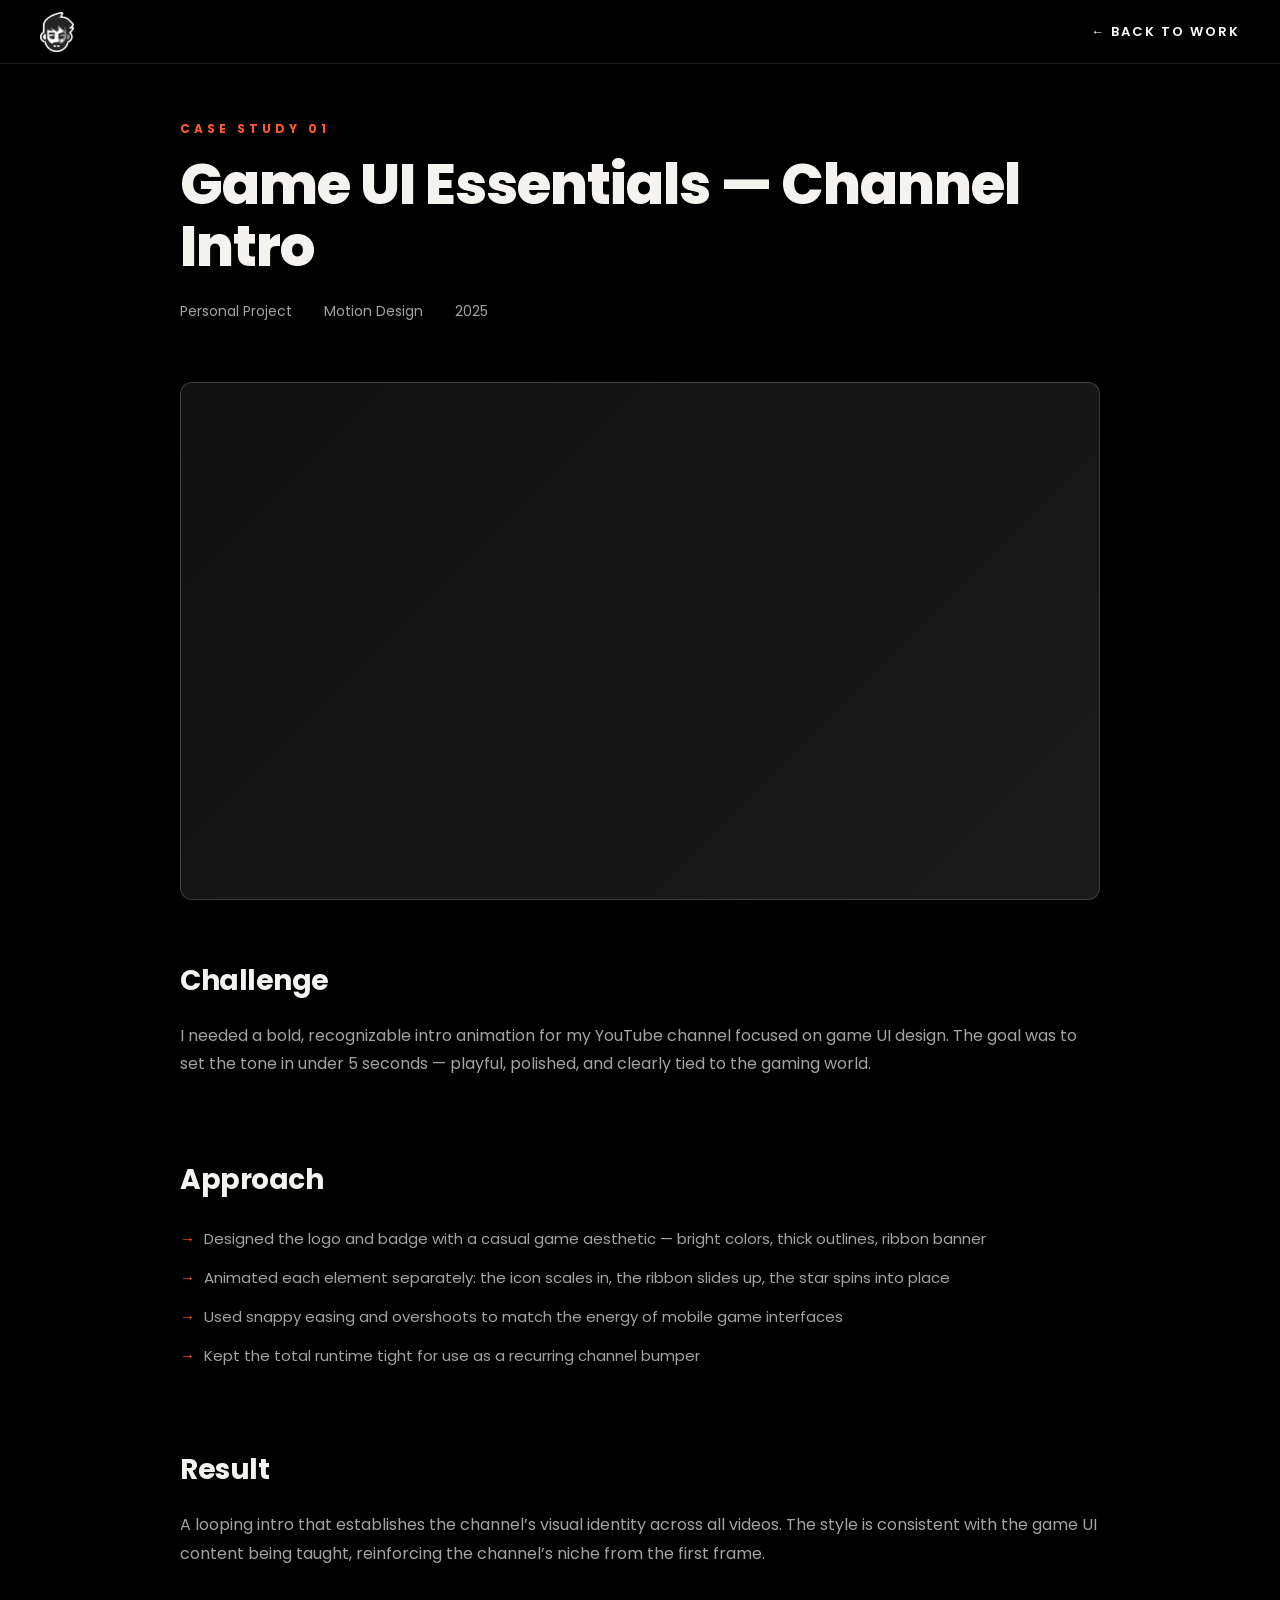
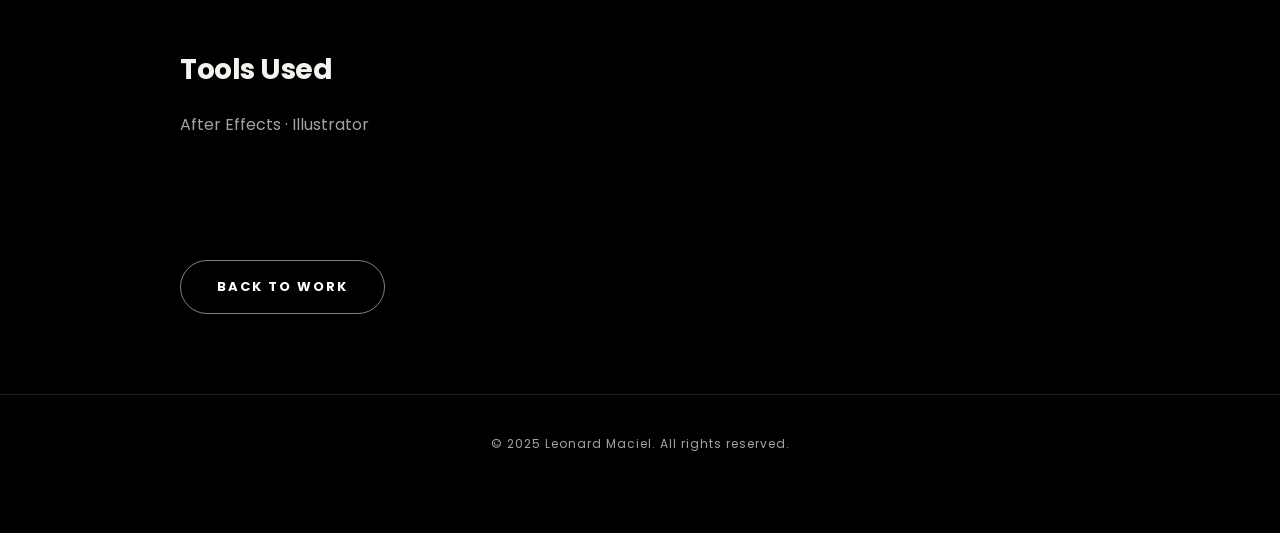
<file: case-1.html>
<!DOCTYPE html>
<html lang="en">
<head>
<meta charset="UTF-8">
<meta name="viewport" content="width=device-width, initial-scale=1.0">
<title>Game UI Essentials | Leonard Maciel</title>
<link rel="icon" type="image/png" href="images/logo.png">
<link rel="apple-touch-icon" href="images/logo.png">
<link href="https://fonts.googleapis.com/css2?family=Poppins:wght@400;500;600;700;800&display=swap" rel="preload" as="style">
<link href="https://fonts.googleapis.com/css2?family=Poppins:wght@400;500;600;700;800&display=swap" rel="stylesheet">
<style>
  :root {
    --bg: #000000;
    --ink: #F5F3EF;
    --muted: #A3A3A3;
    --accent: #FF5A2A;
    --card-bg: #111111;
    --white: #FFFFFF;
  }

  * { margin: 0; padding: 0; box-sizing: border-box; }

  html {
    scroll-behavior: smooth;
    font-family: 'Poppins', sans-serif;
  }

  body {
    background: var(--bg);
    color: var(--ink);
    -webkit-font-smoothing: antialiased;
  }

  nav {
    position: fixed;
    top: 0;
    left: 0;
    right: 0;
    height: 64px;
    display: flex;
    align-items: center;
    justify-content: space-between;
    padding: 0 40px;
    z-index: 100;
    background: var(--bg);
    backdrop-filter: blur(16px);
    border-bottom: 1px solid rgba(255,255,255,0.12);
  }

  .nav-logo {
    font-size: 15px;
    font-weight: 700;
    letter-spacing: 1.5px;
    text-transform: uppercase;
    color: var(--white);
    text-decoration: none;
    display: flex;
    align-items: center;
    gap: 8px;
  }

  .nav-logo img {
    height: 40px;
    width: auto;
    border-radius: 4px;
  }

  .nav-back {
    text-decoration: none;
    color: var(--white);
    font-size: 13px;
    font-weight: 600;
    letter-spacing: 2px;
    text-transform: uppercase;
    transition: color 0.3s;
  }

  .nav-back:hover { color: var(--accent); }

  .container {
    max-width: 1000px;
    margin: 0 auto;
    padding: 120px 40px 80px;
  }

  .case-header {
    margin-bottom: 60px;
  }

  .case-label {
    font-size: 12px;
    font-weight: 700;
    letter-spacing: 4px;
    text-transform: uppercase;
    color: var(--accent);
    margin-bottom: 16px;
  }

  h1 {
    font-size: clamp(32px, 5vw, 56px);
    font-weight: 800;
    letter-spacing: -1px;
    line-height: 1.1;
    margin-bottom: 24px;
  }

  .case-meta {
    display: flex;
    gap: 32px;
    font-size: 14px;
    color: var(--muted);
  }

  .case-hero {
    width: 100%;
    aspect-ratio: 16/9;
    background: linear-gradient(135deg, var(--card-bg), #1A1A1A);
    border: 1px solid rgba(255,255,255,0.18);
    backdrop-filter: blur(6px);
    -webkit-backdrop-filter: blur(6px);
    border-radius: 12px;
    display: flex;
    align-items: center;
    justify-content: center;
    margin: 60px 0;
    color: var(--muted);
    font-size: 14px;
  }

  .case-section {
    margin-bottom: 80px;
  }

  .case-section h2 {
    font-size: 28px;
    font-weight: 700;
    letter-spacing: -0.5px;
    margin-bottom: 20px;
    color: var(--ink);
  }

  .case-section p {
    font-size: 16px;
    line-height: 1.8;
    color: var(--muted);
    margin-bottom: 16px;
  }

  .case-list {
    list-style: none;
    margin: 24px 0;
  }

  .case-list li {
    font-size: 15px;
    line-height: 1.8;
    color: var(--muted);
    margin-bottom: 12px;
    padding-left: 24px;
    position: relative;
  }

  .case-list li::before {
    content: '→';
    position: absolute;
    left: 0;
    color: var(--accent);
    font-weight: 700;
  }

  .case-cta {
    display: inline-block;
    margin-top: 40px;
    padding: 16px 36px;
    background: transparent;
    border: 1px solid rgba(255,255,255,0.5);
    color: var(--white);
    text-decoration: none;
    font-size: 13px;
    font-weight: 700;
    letter-spacing: 2px;
    text-transform: uppercase;
    border-radius: 50px;
    transition: background 0.3s;
  }

  .case-cta:hover { background: var(--accent); }

  footer {
    padding: 40px 40px 80px;
    text-align: center;
    border-top: 1px solid rgba(255,255,255,0.12);
  }

  footer p {
    font-size: 12px;
    color: var(--muted);
    letter-spacing: 1px;
  }

  @media (max-width: 768px) {
    nav { padding: 0 20px; }
    .container { padding: 100px 24px 60px; }
    .case-meta { flex-direction: column; gap: 8px; }
  }
</style>
</head>
<body>

<nav>
  <a href="index.html#home" class="nav-logo">
    <img src="images/logo.png" alt="Leonard Tavares logo">
  </a>
  <a href="index.html?from=case-1#work" class="nav-back">← Back to Work</a>
</nav>

<div class="container">
  <div class="case-header">
    <div class="case-label">Case Study 01</div>
    <h1>Game UI Essentials — Channel Intro</h1>
    <div class="case-meta">
      <span>Personal Project</span>
      <span>Motion Design</span>
      <span>2025</span>
    </div>
  </div>

  <div class="case-hero" style="overflow: hidden; padding: 0;">
    <video autoplay muted loop playsinline style="width: 100%; height: 100%; object-fit: cover; border-radius: 11px;">
      <source src="images/case 1/animation.mp4" type="video/mp4">
    </video>
  </div>

  <div class="case-section">
    <h2>Challenge</h2>
    <p>I needed a bold, recognizable intro animation for my YouTube channel focused on game UI design. The goal was to set the tone in under 5 seconds — playful, polished, and clearly tied to the gaming world.</p>
  </div>

  <div class="case-section">
    <h2>Approach</h2>
    <ul class="case-list">
      <li>Designed the logo and badge with a casual game aesthetic — bright colors, thick outlines, ribbon banner</li>
      <li>Animated each element separately: the icon scales in, the ribbon slides up, the star spins into place</li>
      <li>Used snappy easing and overshoots to match the energy of mobile game interfaces</li>
      <li>Kept the total runtime tight for use as a recurring channel bumper</li>
    </ul>
  </div>

  <div class="case-section">
    <h2>Result</h2>
    <p>A looping intro that establishes the channel’s visual identity across all videos. The style is consistent with the game UI content being taught, reinforcing the channel’s niche from the first frame.</p>
  </div>

  <div class="case-section">
    <h2>Tools Used</h2>
    <p>After Effects · Illustrator</p>
  </div>

  <a href="index.html?from=case-1#work" class="case-cta">Back to Work</a>
</div>

<footer>
  <p>&copy; 2025 Leonard Maciel. All rights reserved.</p>
</footer>

</body>
</html>
</file>
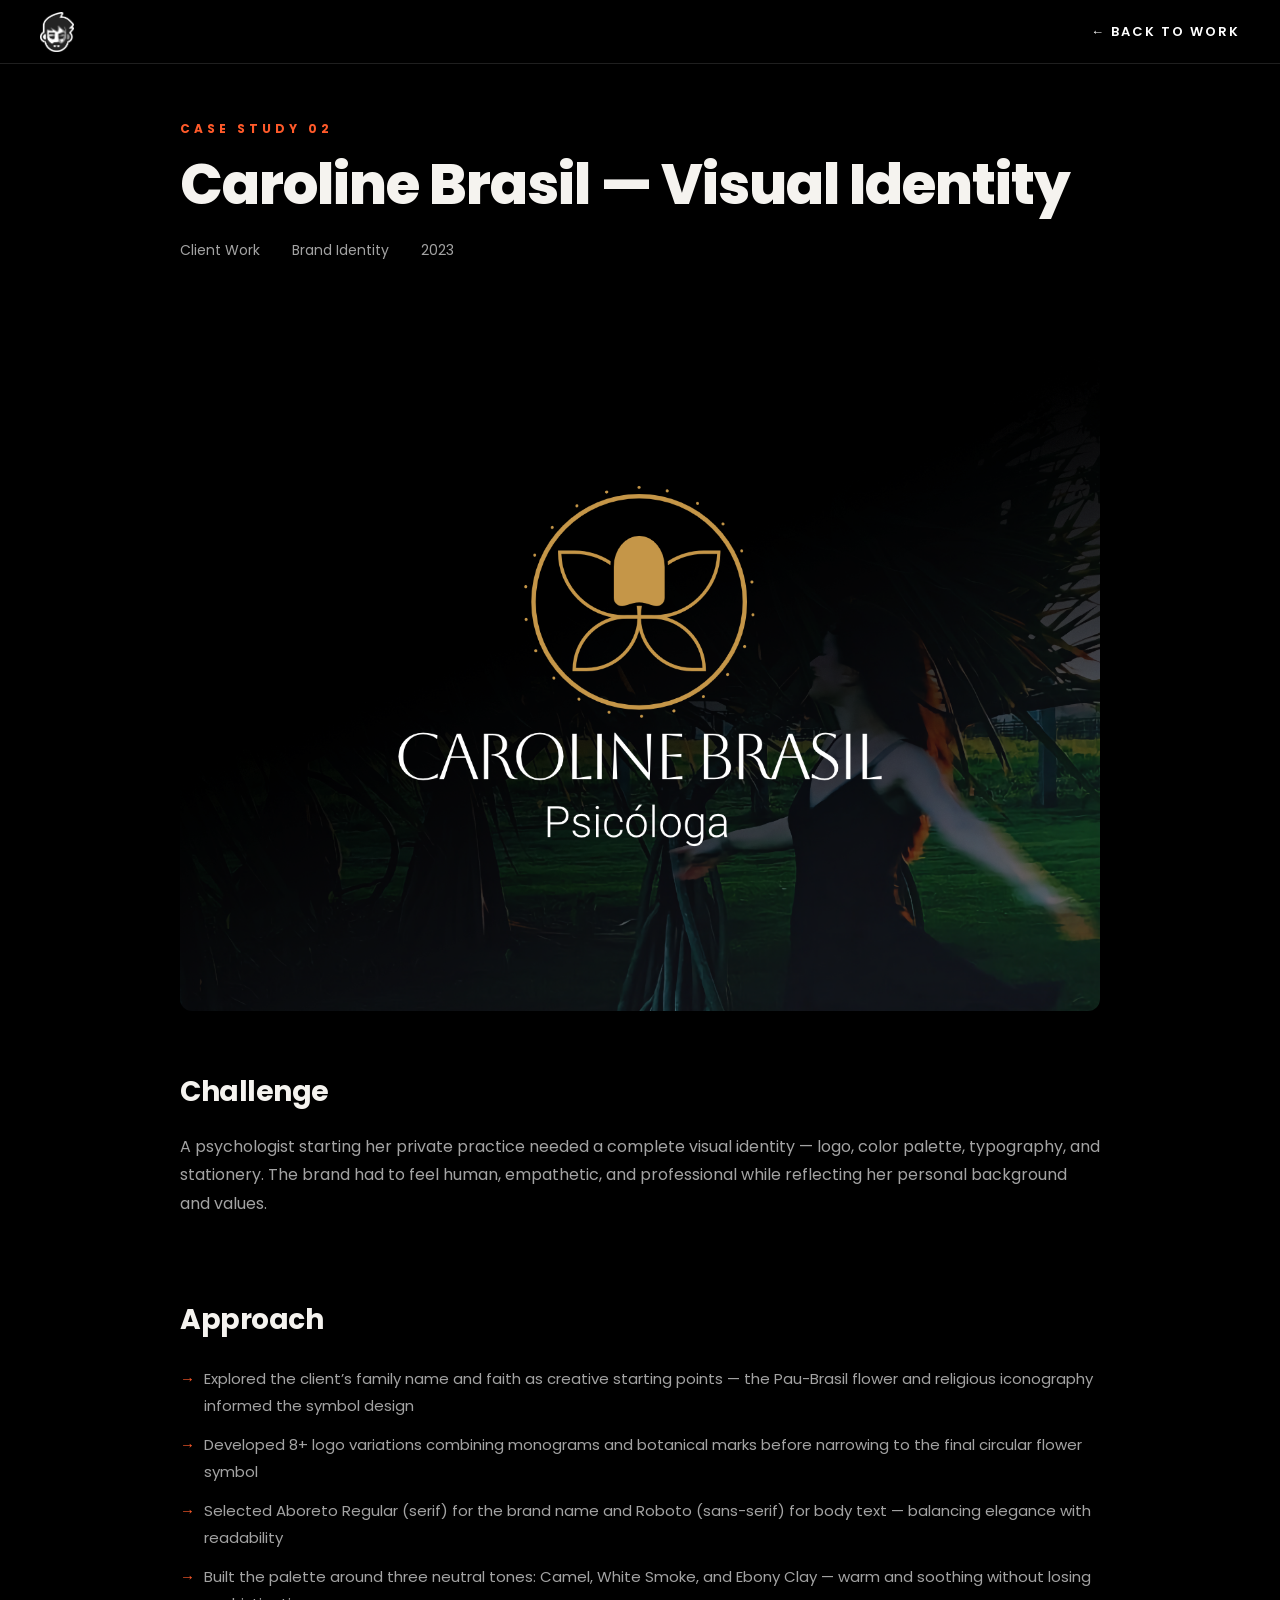
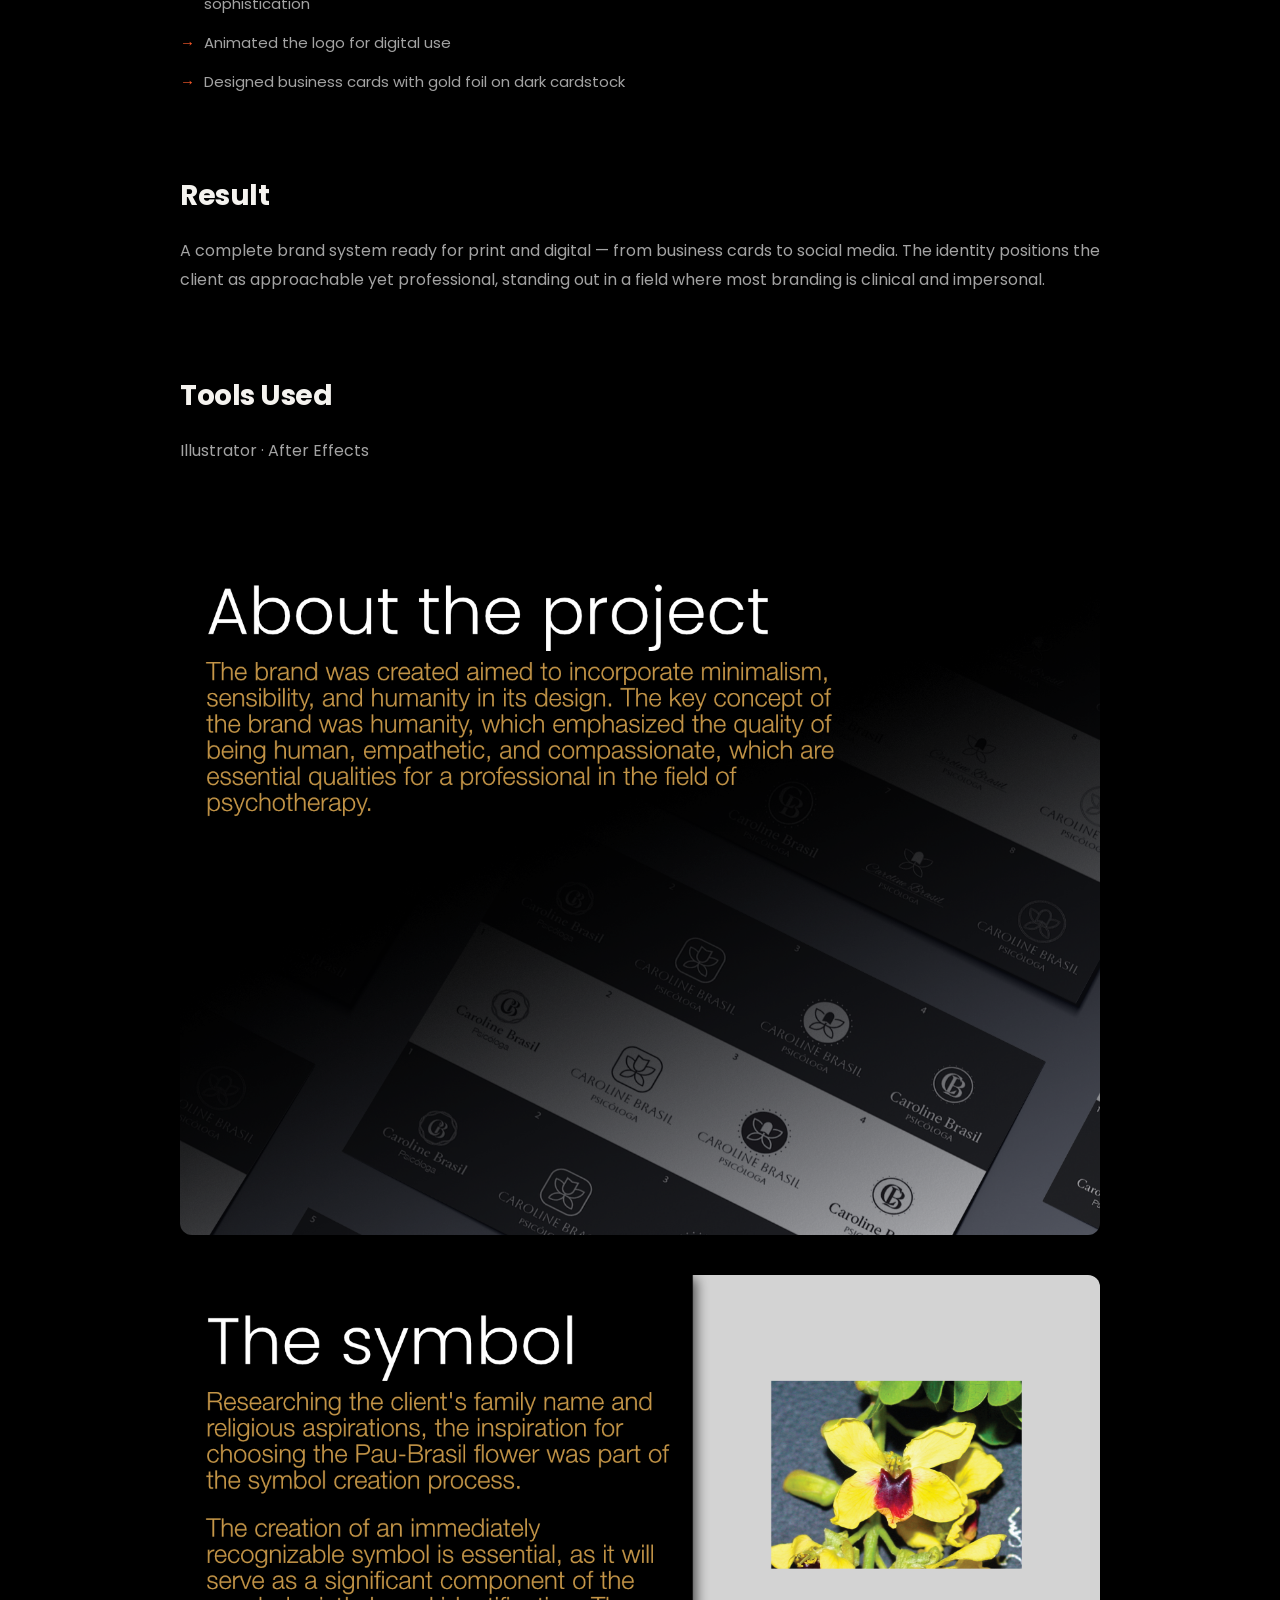
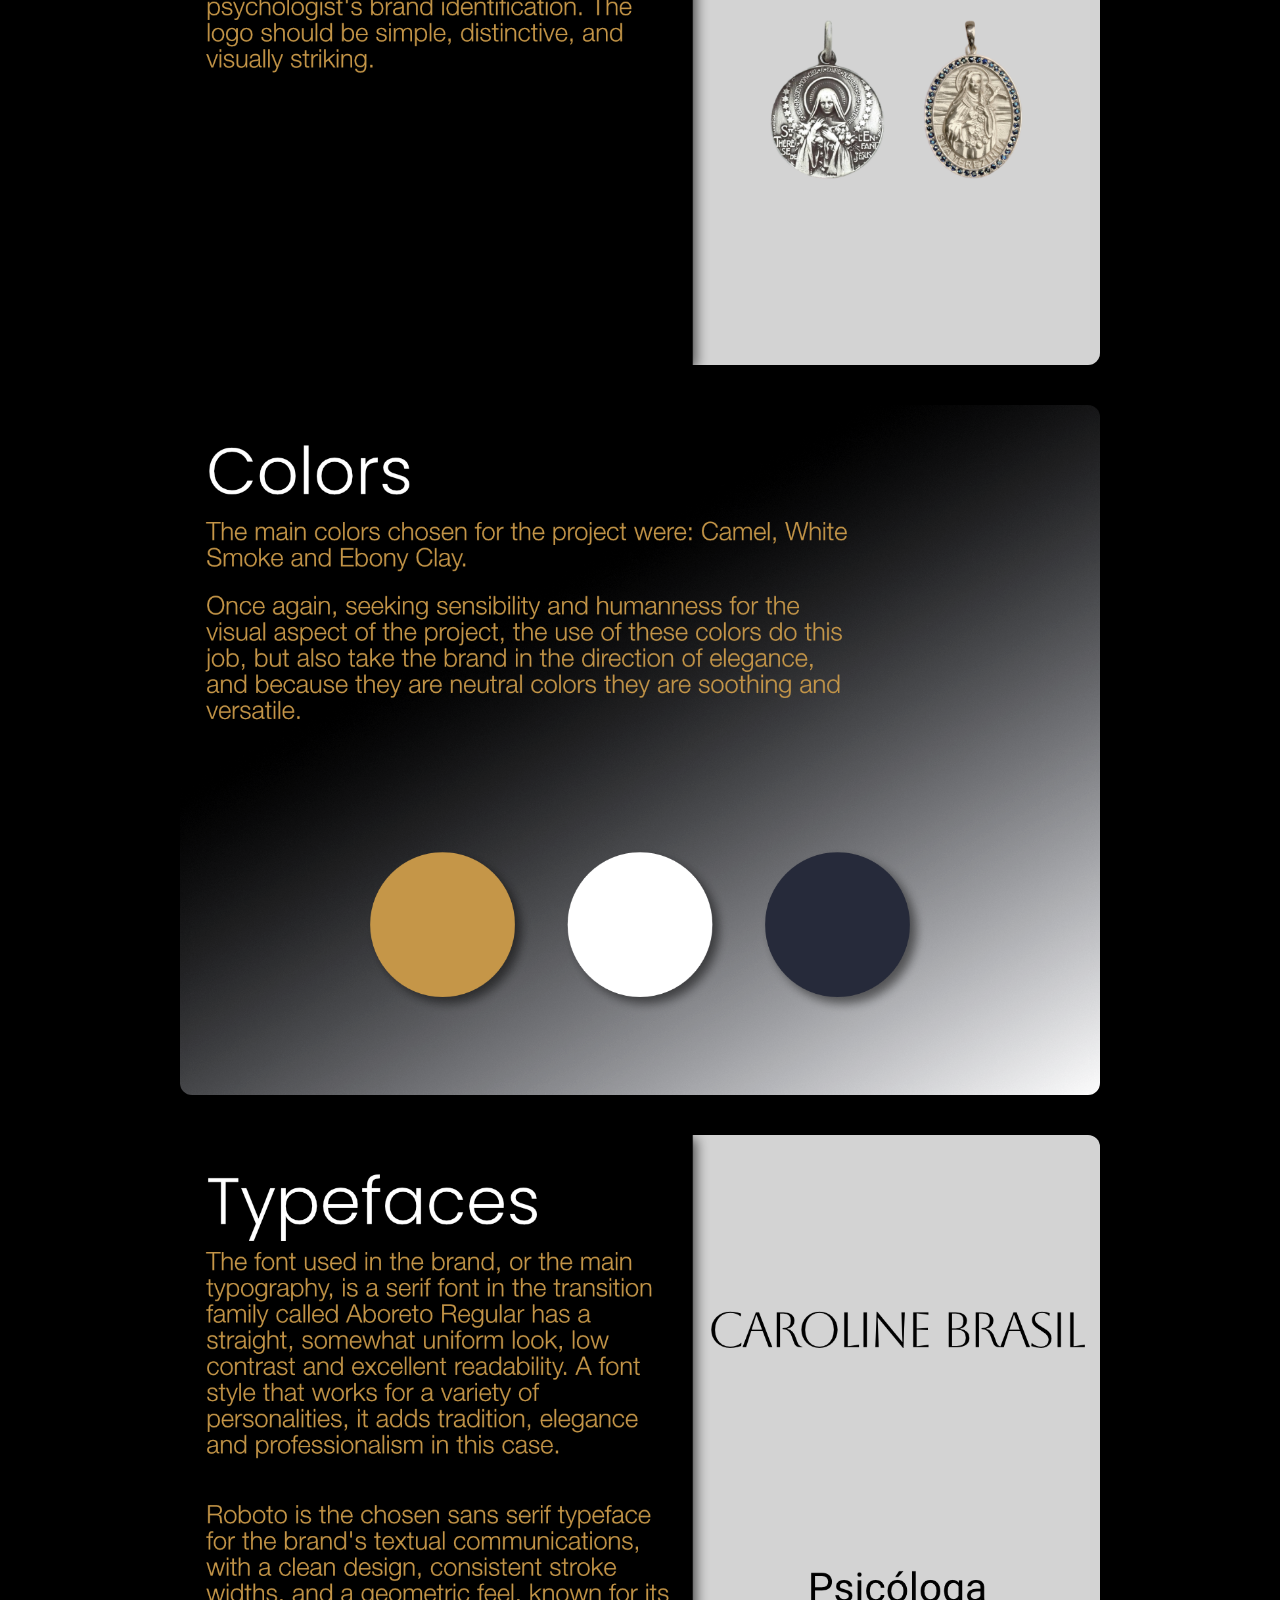
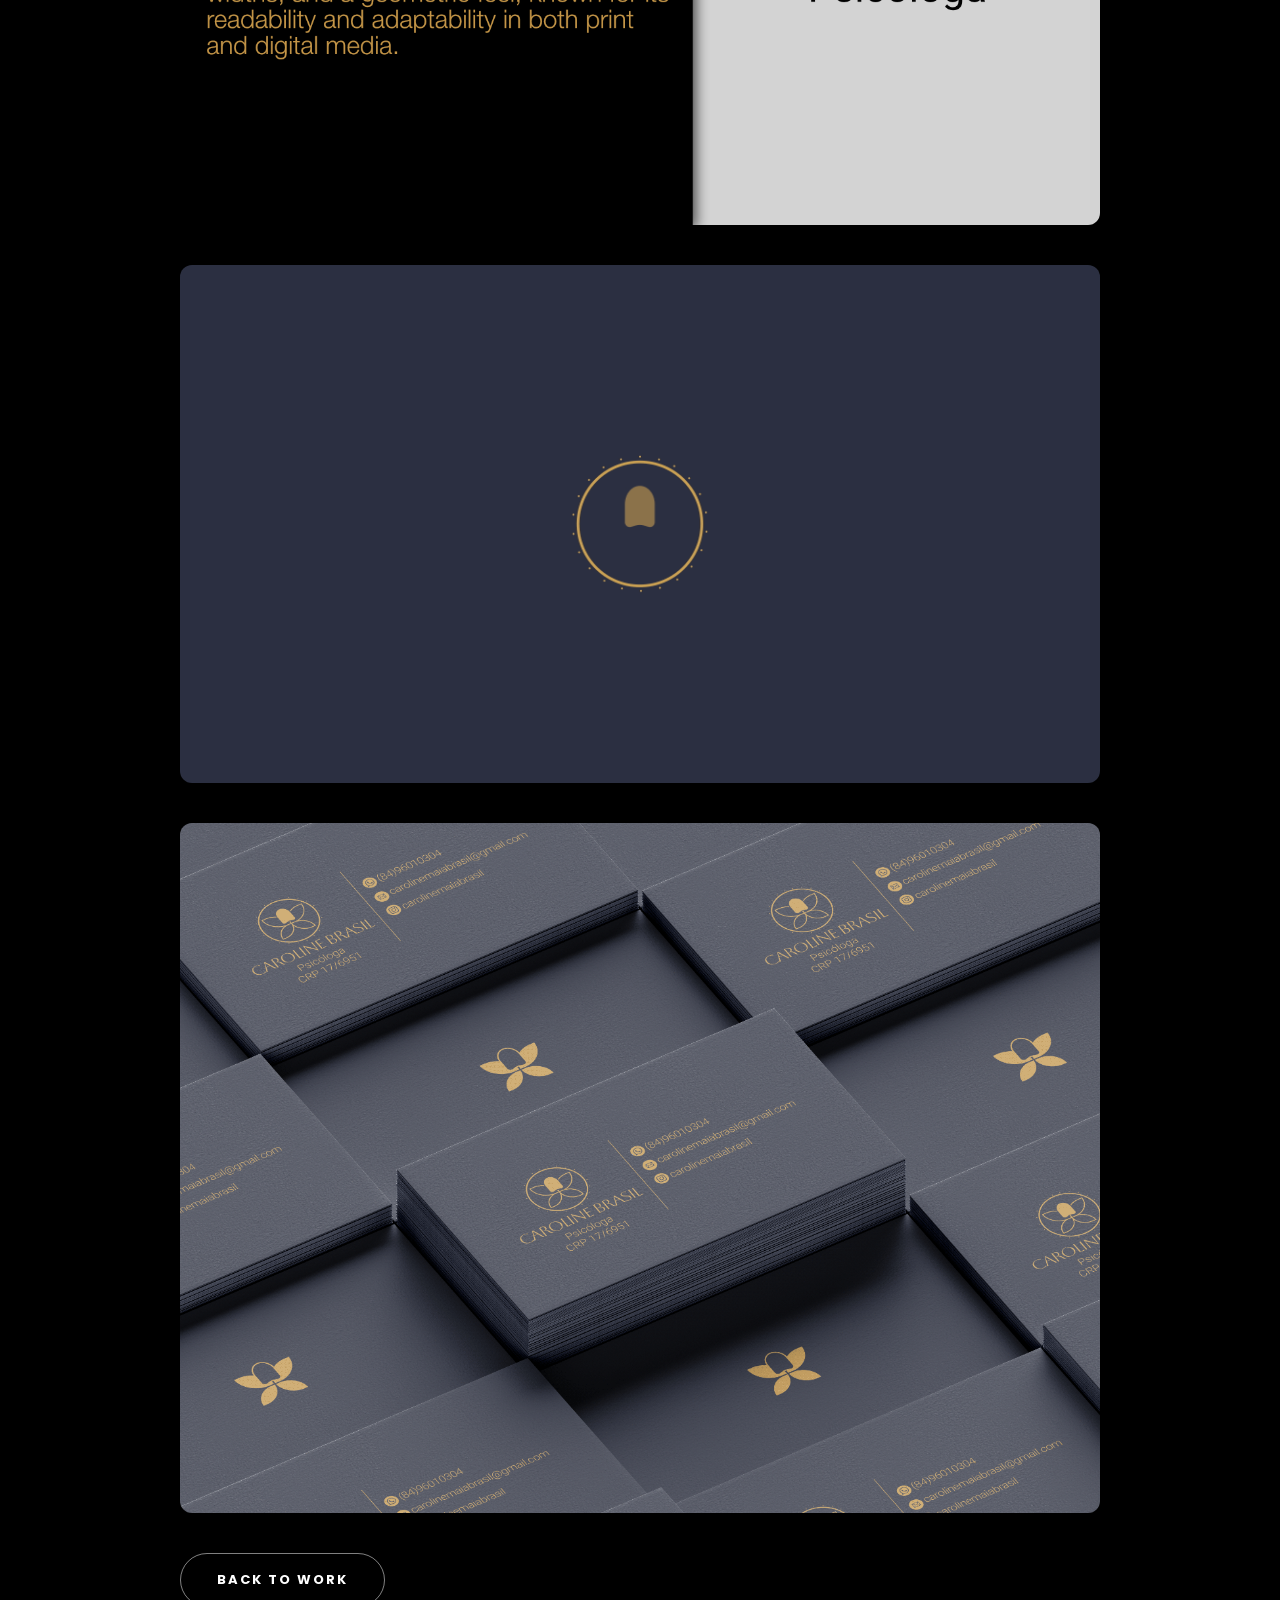
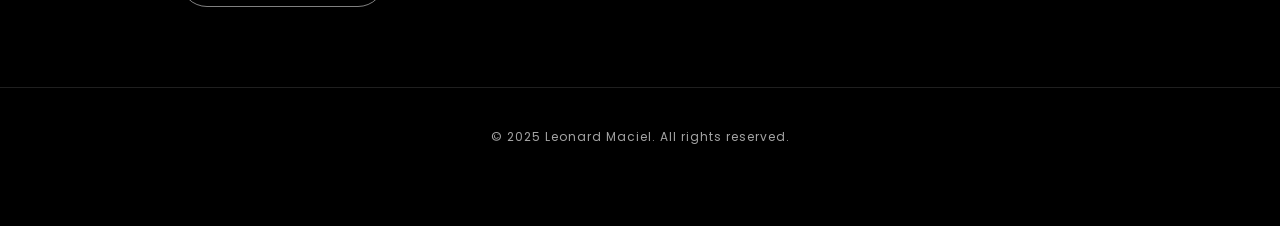
<file: case-2.html>
<!DOCTYPE html>
<html lang="en">
<head>
<meta charset="UTF-8">
<meta name="viewport" content="width=device-width, initial-scale=1.0">
<title>Caroline Brasil — Visual Identity | Leonard Maciel</title>
<link rel="icon" type="image/png" href="images/logo.png">
<link rel="apple-touch-icon" href="images/logo.png">
<link href="https://fonts.googleapis.com/css2?family=Poppins:wght@400;500;600;700;800&display=swap" rel="preload" as="style">
<link href="https://fonts.googleapis.com/css2?family=Poppins:wght@400;500;600;700;800&display=swap" rel="stylesheet">
<style>
  :root {
    --bg: #000000;
    --ink: #F5F3EF;
    --muted: #A3A3A3;
    --accent: #FF5A2A;
    --card-bg: #111111;
    --white: #FFFFFF;
  }

  * { margin: 0; padding: 0; box-sizing: border-box; }

  html {
    scroll-behavior: smooth;
    font-family: 'Poppins', sans-serif;
  }

  body {
    background: var(--bg);
    color: var(--ink);
    -webkit-font-smoothing: antialiased;
  }

  nav {
    position: fixed;
    top: 0;
    left: 0;
    right: 0;
    height: 64px;
    display: flex;
    align-items: center;
    justify-content: space-between;
    padding: 0 40px;
    z-index: 100;
    background: var(--bg);
    backdrop-filter: blur(16px);
    border-bottom: 1px solid rgba(255,255,255,0.12);
  }

  .nav-logo {
    font-size: 15px;
    font-weight: 700;
    letter-spacing: 1.5px;
    text-transform: uppercase;
    color: var(--white);
    text-decoration: none;
    display: flex;
    align-items: center;
    gap: 8px;
  }

  .nav-logo img {
    height: 40px;
    width: auto;
    border-radius: 4px;
  }

  .nav-back {
    text-decoration: none;
    color: var(--white);
    font-size: 13px;
    font-weight: 600;
    letter-spacing: 2px;
    text-transform: uppercase;
    transition: color 0.3s;
  }

  .nav-back:hover { color: var(--accent); }

  .container {
    max-width: 1000px;
    margin: 0 auto;
    padding: 120px 40px 80px;
  }

  .case-header {
    margin-bottom: 60px;
  }

  .case-label {
    font-size: 12px;
    font-weight: 700;
    letter-spacing: 4px;
    text-transform: uppercase;
    color: var(--accent);
    margin-bottom: 16px;
  }

  h1 {
    font-size: clamp(32px, 5vw, 56px);
    font-weight: 800;
    letter-spacing: -1px;
    line-height: 1.1;
    margin-bottom: 24px;
  }

  .case-meta {
    display: flex;
    gap: 32px;
    font-size: 14px;
    color: var(--muted);
  }
    
  .case-meta span {
    display: inline-block;
  }

  .case-hero {
    width: 100%;
    margin: 60px 0;
  }

  .case-hero img {
    width: 100%;
    height: auto;
    border-radius: 12px;
    display: block;
  }

  .case-section {
    margin-bottom: 80px;
  }

  .case-section h2 {
    font-size: 28px;
    font-weight: 700;
    letter-spacing: -0.5px;
    margin-bottom: 20px;
    color: var(--ink);
  }

  .case-section p {
    font-size: 16px;
    line-height: 1.8;
    color: var(--muted);
    margin-bottom: 16px;
  }

  .case-list {
    list-style: none;
    margin: 24px 0;
  }

  .case-list li {
    font-size: 15px;
    line-height: 1.8;
    color: var(--muted);
    margin-bottom: 12px;
    padding-left: 24px;
    position: relative;
  }

  .case-list li::before {
    content: '→';
    position: absolute;
    left: 0;
    color: var(--accent);
    font-weight: 700;
  }

  .gallery {
    display: flex;
    flex-direction: column;
    gap: 40px;
    margin-top: 60px;
  }

  .gallery img {
    width: 100%;
    border-radius: 12px;
    display: block;
  }

  .case-cta {
    display: inline-block;
    margin-top: 40px;
    padding: 16px 36px;
    background: transparent;
    border: 1px solid rgba(255,255,255,0.5);
    color: var(--white);
    text-decoration: none;
    font-size: 13px;
    font-weight: 700;
    letter-spacing: 2px;
    text-transform: uppercase;
    border-radius: 50px;
    transition: background 0.3s;
  }

  .case-cta:hover { background: var(--accent); }

  footer {
    padding: 40px 40px 80px;
    text-align: center;
    border-top: 1px solid rgba(255,255,255,0.12);
  }

  footer p {
    font-size: 12px;
    color: var(--muted);
    letter-spacing: 1px;
  }

  @media (max-width: 768px) {
    nav { padding: 0 20px; }
    .container { padding: 100px 24px 60px; }
    .case-meta { flex-direction: column; gap: 8px; }
  }
</style>
</head>
<body>

<nav>
  <a href="index.html#home" class="nav-logo">
    <img src="images/logo.png" alt="Leonard Tavares logo">
  </a>
  <a href="index.html?from=case-2#work" class="nav-back">← Back to Work</a>
</nav>

<div class="container">
  <div class="case-header">
    <div class="case-label">Case Study 02</div>
    <h1>Caroline Brasil — Visual Identity</h1>
    <div class="case-meta">
      <span>Client Work</span>
      <span>Brand Identity</span>
      <span>2023</span>
    </div>
  </div>

  <div class="case-hero">
    <img src="images/case%202/cover.png" alt="Caroline Brasil Cover">
  </div>

  <div class="case-section">
    <h2>Challenge</h2>
    <p>A psychologist starting her private practice needed a complete visual identity — logo, color palette, typography, and stationery. The brand had to feel human, empathetic, and professional while reflecting her personal background and values.</p>
  </div>

  <div class="case-section">
    <h2>Approach</h2>
    <ul class="case-list">
      <li>Explored the client’s family name and faith as creative starting points — the Pau-Brasil flower and religious iconography informed the symbol design</li>
      <li>Developed 8+ logo variations combining monograms and botanical marks before narrowing to the final circular flower symbol</li>
      <li>Selected Aboreto Regular (serif) for the brand name and Roboto (sans-serif) for body text — balancing elegance with readability</li>
      <li>Built the palette around three neutral tones: Camel, White Smoke, and Ebony Clay — warm and soothing without losing sophistication</li>
      <li>Animated the logo for digital use</li>
      <li>Designed business cards with gold foil on dark cardstock</li>
    </ul>
  </div>

  <div class="case-section">
    <h2>Result</h2>
    <p>A complete brand system ready for print and digital — from business cards to social media. The identity positions the client as approachable yet professional, standing out in a field where most branding is clinical and impersonal.</p>
  </div>

  <div class="case-section">
    <h2>Tools Used</h2>
    <p>Illustrator · After Effects</p>
  </div>

  <div class="gallery">
    <img src="images/case%202/about.png" alt="Logo Variations">
    <img src="images/case%202/symbol.png" alt="Research and Inspiration">
    <img src="images/case%202/colors.png" alt="Color Palette">
    <img src="images/case%202/type.png" alt="Typography">
    <img src="images/case%202/logoanimado.gif" alt="Animated Logo">
    <img src="images/case%202/cartao.png" alt="Business Cards">
  </div>

  <a href="index.html?from=case-2#work" class="case-cta">Back to Work</a>
</div>

<footer>
  <p>&copy; 2025 Leonard Maciel. All rights reserved.</p>
</footer>

</body>
</html>
</file>
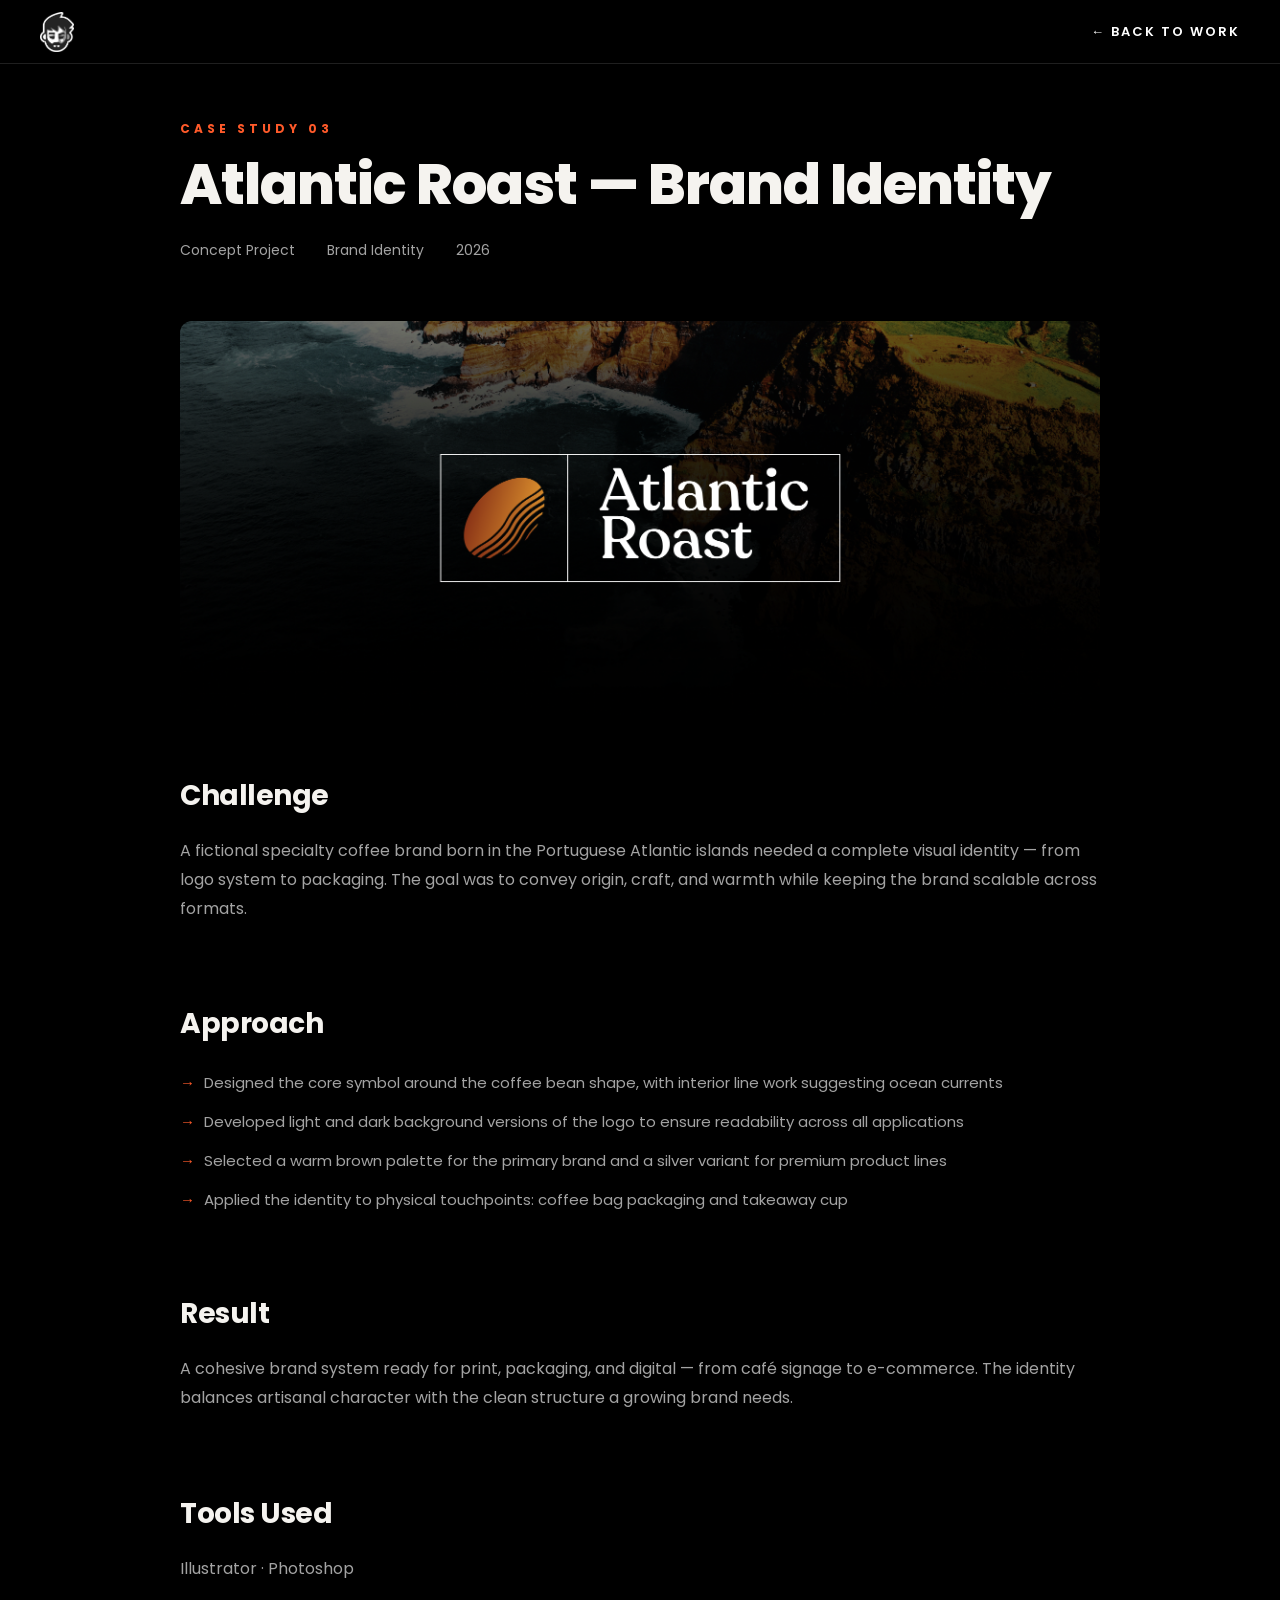
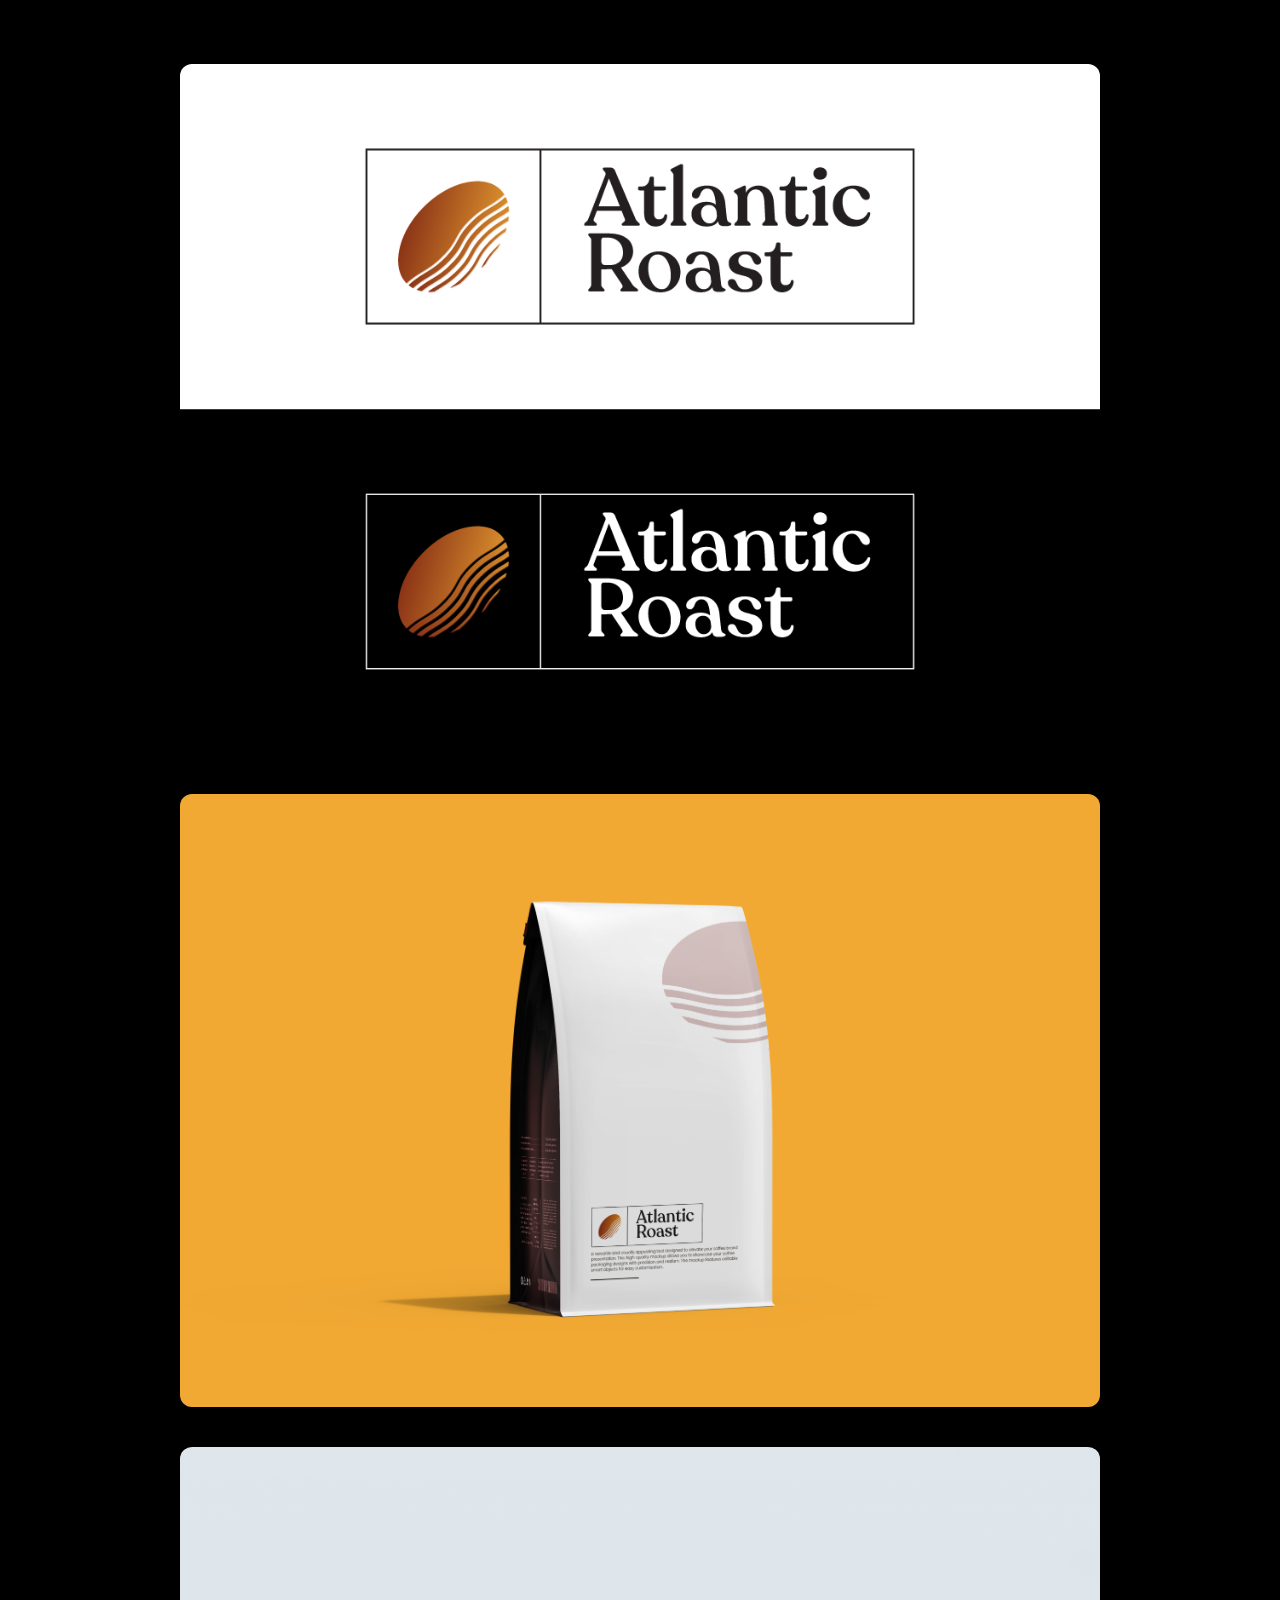
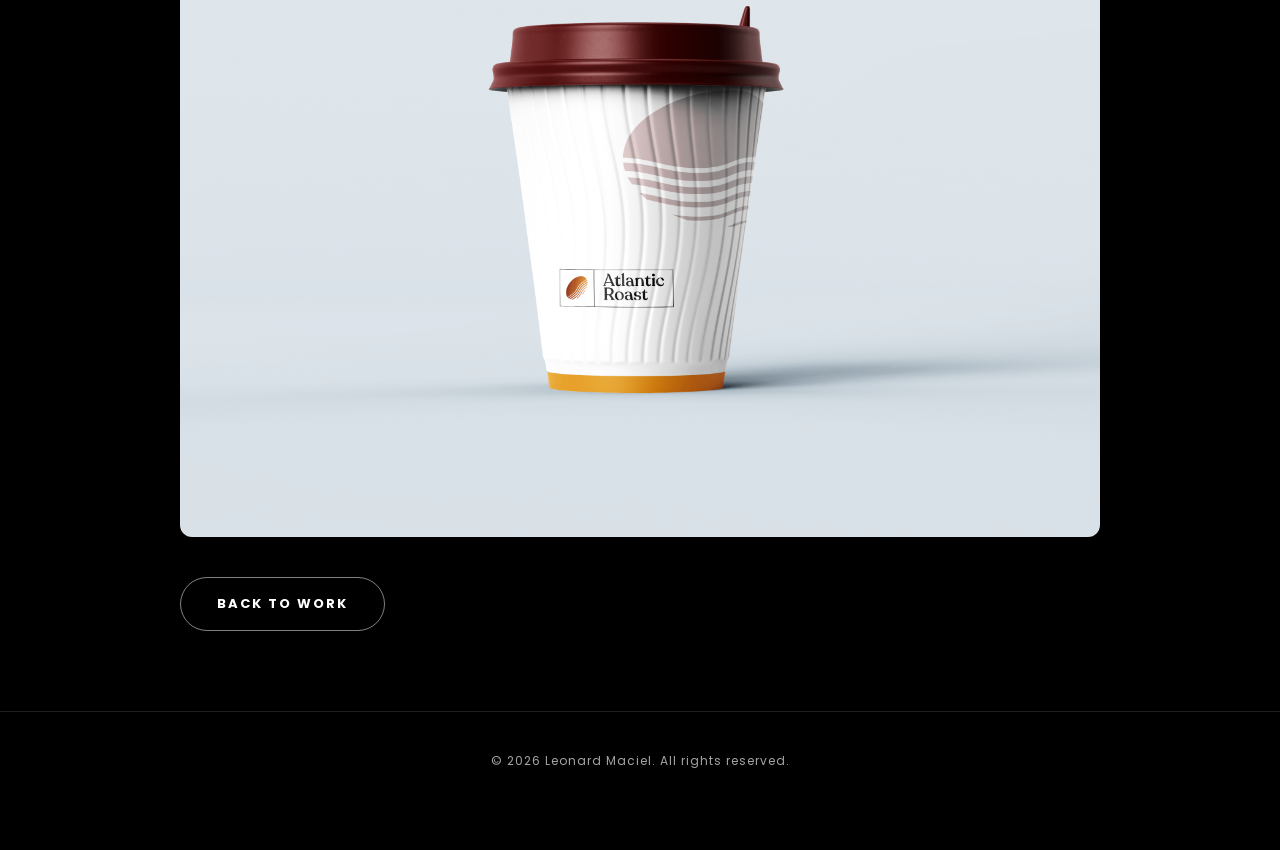
<file: case-3.html>
<!DOCTYPE html>
<html lang="en">
<head>
<meta charset="UTF-8">
<meta name="viewport" content="width=device-width, initial-scale=1.0">
<title>Atlantic Roast — Brand Identity | Leonard Maciel</title>
<link rel="icon" type="image/png" href="images/logo.png">
<link rel="apple-touch-icon" href="images/logo.png">
<link href="https://fonts.googleapis.com/css2?family=Poppins:wght@400;500;600;700;800&display=swap" rel="preload" as="style">
<link href="https://fonts.googleapis.com/css2?family=Poppins:wght@400;500;600;700;800&display=swap" rel="stylesheet">
<style>
  :root {
    --bg: #000000;
    --ink: #F5F3EF;
    --muted: #A3A3A3;
    --accent: #FF5A2A;
    --card-bg: #111111;
    --white: #FFFFFF;
  }

  * { margin: 0; padding: 0; box-sizing: border-box; }

  html {
    scroll-behavior: smooth;
    font-family: 'Poppins', sans-serif;
  }

  body {
    background: var(--bg);
    color: var(--ink);
    -webkit-font-smoothing: antialiased;
  }

  nav {
    position: fixed;
    top: 0;
    left: 0;
    right: 0;
    height: 64px;
    display: flex;
    align-items: center;
    justify-content: space-between;
    padding: 0 40px;
    z-index: 100;
    background: var(--bg);
    backdrop-filter: blur(16px);
    border-bottom: 1px solid rgba(255,255,255,0.12);
  }

  .nav-logo {
    font-size: 15px;
    font-weight: 700;
    letter-spacing: 1.5px;
    text-transform: uppercase;
    color: var(--white);
    text-decoration: none;
    display: flex;
    align-items: center;
    gap: 8px;
  }

  .nav-logo img {
    height: 40px;
    width: auto;
    border-radius: 4px;
  }

  .nav-back {
    text-decoration: none;
    color: var(--white);
    font-size: 13px;
    font-weight: 600;
    letter-spacing: 2px;
    text-transform: uppercase;
    transition: color 0.3s;
  }

  .nav-back:hover { color: var(--accent); }

  .container {
    max-width: 1000px;
    margin: 0 auto;
    padding: 120px 40px 80px;
  }

  .case-header {
    margin-bottom: 60px;
  }

  .case-label {
    font-size: 12px;
    font-weight: 700;
    letter-spacing: 4px;
    text-transform: uppercase;
    color: var(--accent);
    margin-bottom: 16px;
  }

  h1 {
    font-size: clamp(32px, 5vw, 56px);
    font-weight: 800;
    letter-spacing: -1px;
    line-height: 1.1;
    margin-bottom: 24px;
  }

  .case-meta {
    display: flex;
    gap: 32px;
    font-size: 14px;
    color: var(--muted);
  }
    
  .case-meta span {
    display: inline-block;
  }

  .case-hero {
    width: 100%;
    margin: 60px 0;
  }

  .case-hero img {
    width: 100%;
    height: auto;
    border-radius: 12px;
    display: block;
  }

  .case-section {
    margin-bottom: 80px;
  }

  .case-section h2 {
    font-size: 28px;
    font-weight: 700;
    letter-spacing: -0.5px;
    margin-bottom: 20px;
    color: var(--ink);
  }

  .case-section p {
    font-size: 16px;
    line-height: 1.8;
    color: var(--muted);
    margin-bottom: 16px;
  }

  .case-list {
    list-style: none;
    margin: 24px 0;
  }

  .case-list li {
    font-size: 15px;
    line-height: 1.8;
    color: var(--muted);
    margin-bottom: 12px;
    padding-left: 24px;
    position: relative;
  }

  .case-list li::before {
    content: '→';
    position: absolute;
    left: 0;
    color: var(--accent);
    font-weight: 700;
  }

  .gallery {
    display: flex;
    flex-direction: column;
    gap: 40px;
    margin-top: 60px;
  }

  .gallery img {
    width: 100%;
    border-radius: 12px;
    display: block;
  }

  .case-cta {
    display: inline-block;
    margin-top: 40px;
    padding: 16px 36px;
    background: transparent;
    border: 1px solid rgba(255,255,255,0.5);
    color: var(--white);
    text-decoration: none;
    font-size: 13px;
    font-weight: 700;
    letter-spacing: 2px;
    text-transform: uppercase;
    border-radius: 50px;
    transition: background 0.3s;
  }

  .case-cta:hover { background: var(--accent); }

  footer {
    padding: 40px 40px 80px;
    text-align: center;
    border-top: 1px solid rgba(255,255,255,0.12);
  }

  footer p {
    font-size: 12px;
    color: var(--muted);
    letter-spacing: 1px;
  }

  @media (max-width: 768px) {
    nav { padding: 0 20px; }
    .container { padding: 100px 24px 60px; }
    .case-meta { flex-direction: column; gap: 8px; }
  }
</style>
</head>
<body>

<nav>
  <a href="index.html#home" class="nav-logo">
    <img src="images/logo.png" alt="Leonard Tavares logo">
  </a>
  <a href="index.html?from=case-3#work" class="nav-back">← Back to Work</a>
</nav>

<div class="container">
  <div class="case-header">
    <div class="case-label">Case Study 03</div>
    <h1>Atlantic Roast — Brand Identity</h1>
    <div class="case-meta">
      <span>Concept Project</span>
      <span>Brand Identity</span>
      <span>2026</span>
    </div>
  </div>

  <div class="case-hero">
    <img src="images/case%203/coffee_cover.png" alt="Atlantic Roast Cover">
  </div>

  <div class="case-section">
    <h2>Challenge</h2>
    <p>A fictional specialty coffee brand born in the Portuguese Atlantic islands needed a complete visual identity — from logo system to packaging. The goal was to convey origin, craft, and warmth while keeping the brand scalable across formats.</p>
  </div>

  <div class="case-section">
    <h2>Approach</h2>
    <ul class="case-list">
      <li>Designed the core symbol around the coffee bean shape, with interior line work suggesting ocean currents</li>
      <li>Developed light and dark background versions of the logo to ensure readability across all applications</li>
      <li>Selected a warm brown palette for the primary brand and a silver variant for premium product lines</li>
      <li>Applied the identity to physical touchpoints: coffee bag packaging and takeaway cup</li>
    </ul>
  </div>

  <div class="case-section">
    <h2>Result</h2>
    <p>A cohesive brand system ready for print, packaging, and digital — from café signage to e-commerce. The identity balances artisanal character with the clean structure a growing brand needs.</p>
  </div>

  <div class="case-section">
    <h2>Tools Used</h2>
    <p>Illustrator · Photoshop</p>
  </div>

  <div class="gallery">
    <img src="images/case%203/logos%20atlantic.png" alt="Logo System">
    <img src="images/case%203/coffee_bag.png" alt="Coffee Bag Packaging">
    <img src="images/case%203/coffee_cup.png" alt="Takeaway Cup Mockup">
  </div>

  <a href="index.html?from=case-3#work" class="case-cta">Back to Work</a>
</div>

<footer>
  <p>&copy; 2026 Leonard Maciel. All rights reserved.</p>
</footer>

</body>
</html>
</file>
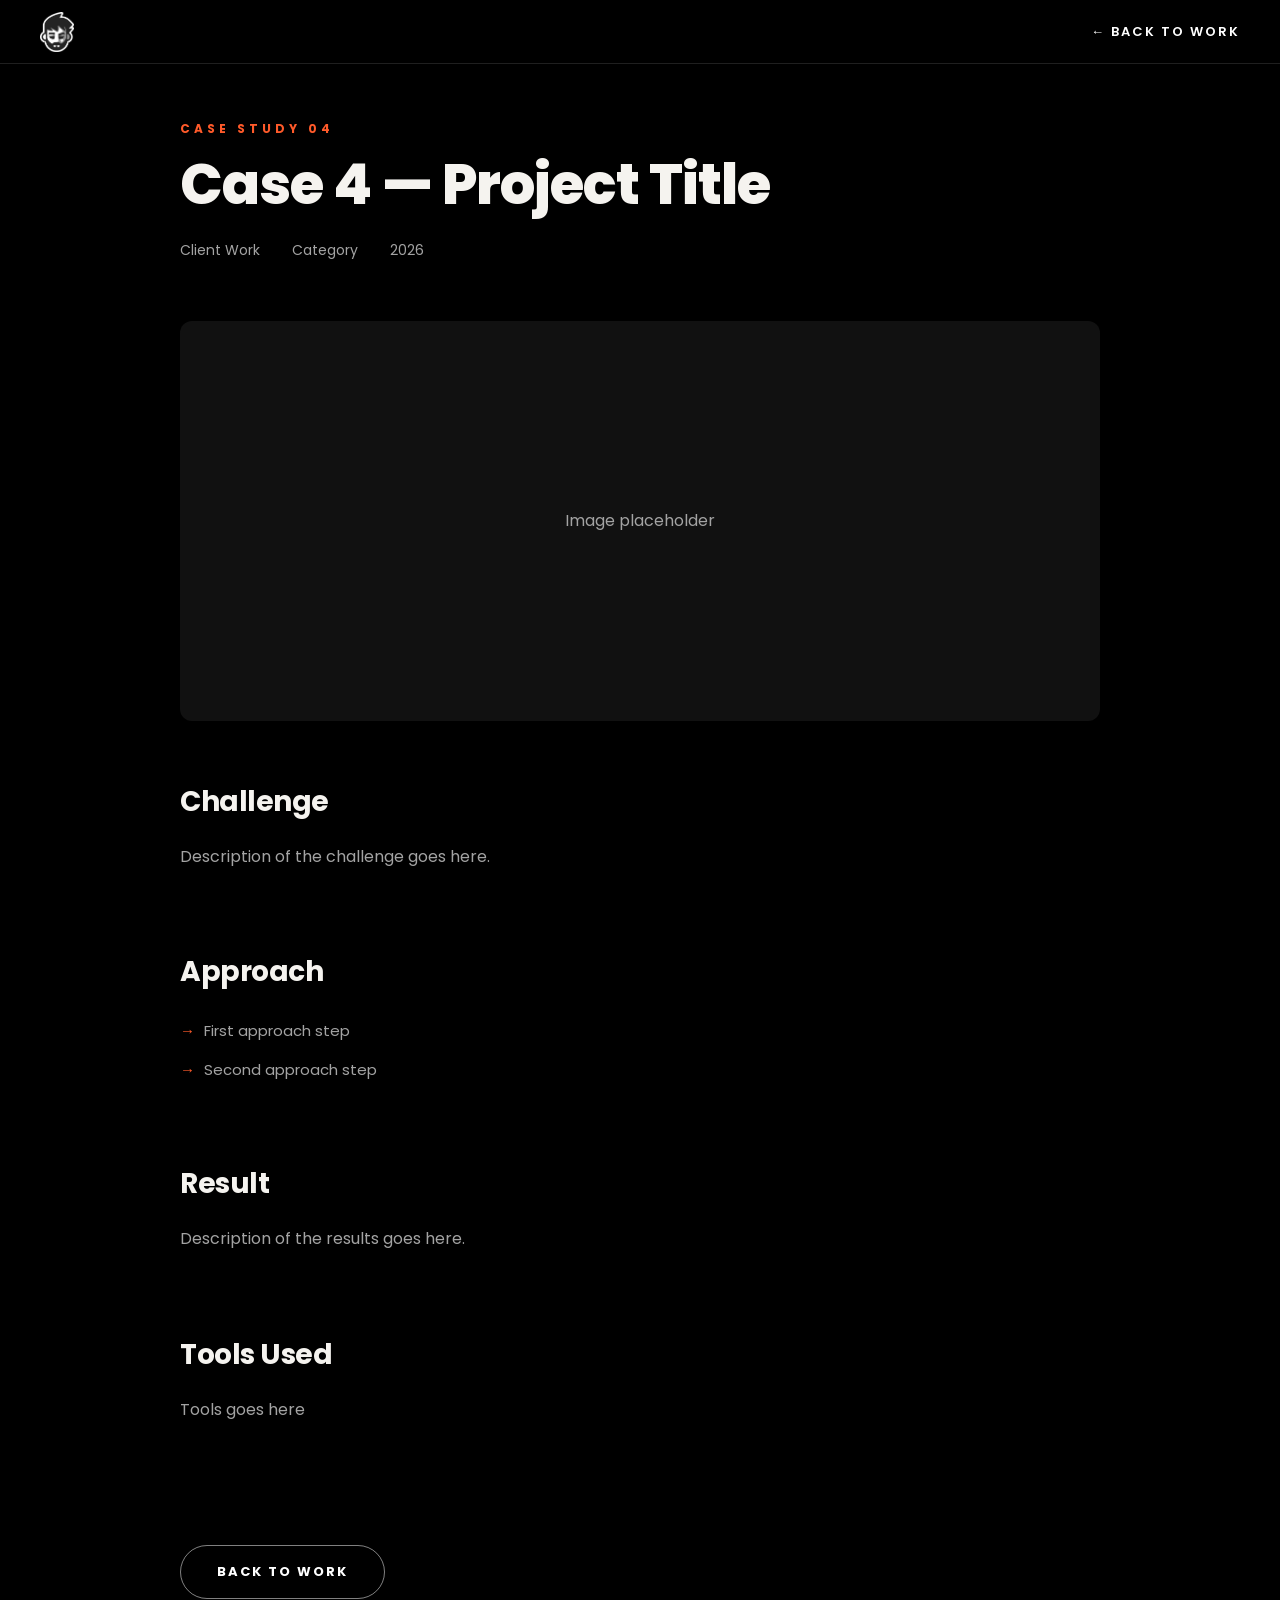
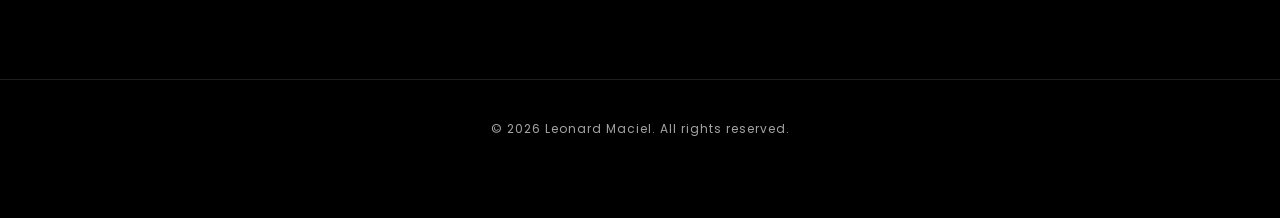
<file: case-4.html>
<!DOCTYPE html>
<html lang="en">
<head>
<meta charset="UTF-8">
<meta name="viewport" content="width=device-width, initial-scale=1.0">
<title>Case Study 04 | Leonard Maciel</title>
<link rel="icon" type="image/png" href="images/logo.png">
<link rel="apple-touch-icon" href="images/logo.png">
<link href="https://fonts.googleapis.com/css2?family=Poppins:wght@400;500;600;700;800&display=swap" rel="preload" as="style">
<link href="https://fonts.googleapis.com/css2?family=Poppins:wght@400;500;600;700;800&display=swap" rel="stylesheet">
<style>
  :root {
    --bg: #000000;
    --ink: #F5F3EF;
    --muted: #A3A3A3;
    --accent: #FF5A2A;
    --card-bg: #111111;
    --white: #FFFFFF;
  }

  * { margin: 0; padding: 0; box-sizing: border-box; }

  html {
    scroll-behavior: smooth;
    font-family: 'Poppins', sans-serif;
  }

  body {
    background: var(--bg);
    color: var(--ink);
    -webkit-font-smoothing: antialiased;
  }

  nav {
    position: fixed;
    top: 0;
    left: 0;
    right: 0;
    height: 64px;
    display: flex;
    align-items: center;
    justify-content: space-between;
    padding: 0 40px;
    z-index: 100;
    background: var(--bg);
    backdrop-filter: blur(16px);
    border-bottom: 1px solid rgba(255,255,255,0.12);
  }

  .nav-logo {
    font-size: 15px;
    font-weight: 700;
    letter-spacing: 1.5px;
    text-transform: uppercase;
    color: var(--white);
    text-decoration: none;
    display: flex;
    align-items: center;
    gap: 8px;
  }

  .nav-logo img {
    height: 40px;
    width: auto;
    border-radius: 4px;
  }

  .nav-back {
    text-decoration: none;
    color: var(--white);
    font-size: 13px;
    font-weight: 600;
    letter-spacing: 2px;
    text-transform: uppercase;
    transition: color 0.3s;
  }

  .nav-back:hover { color: var(--accent); }

  .container {
    max-width: 1000px;
    margin: 0 auto;
    padding: 120px 40px 80px;
  }

  .case-header {
    margin-bottom: 60px;
  }

  .case-label {
    font-size: 12px;
    font-weight: 700;
    letter-spacing: 4px;
    text-transform: uppercase;
    color: var(--accent);
    margin-bottom: 16px;
  }

  h1 {
    font-size: clamp(32px, 5vw, 56px);
    font-weight: 800;
    letter-spacing: -1px;
    line-height: 1.1;
    margin-bottom: 24px;
  }

  .case-meta {
    display: flex;
    gap: 32px;
    font-size: 14px;
    color: var(--muted);
  }

  .case-meta span {
    display: inline-block;
  }

  .case-hero {
    width: 100%;
    margin: 60px 0;
    min-height: 400px;
    background: var(--card-bg);
    border-radius: 12px;
    display: flex;
    align-items: center;
    justify-content: center;
    color: var(--muted);
  }

  .case-hero img {
    width: 100%;
    height: auto;
    border-radius: 12px;
    display: block;
  }

  .case-section {
    margin-bottom: 80px;
  }

  .case-section h2 {
    font-size: 28px;
    font-weight: 700;
    letter-spacing: -0.5px;
    margin-bottom: 20px;
    color: var(--ink);
  }

  .case-section p {
    font-size: 16px;
    line-height: 1.8;
    color: var(--muted);
    margin-bottom: 16px;
  }

  .case-list {
    list-style: none;
    margin: 24px 0;
  }

  .case-list li {
    font-size: 15px;
    line-height: 1.8;
    color: var(--muted);
    margin-bottom: 12px;
    padding-left: 24px;
    position: relative;
  }

  .case-list li::before {
    content: '→';
    position: absolute;
    left: 0;
    color: var(--accent);
    font-weight: 700;
  }

  .gallery {
    display: flex;
    flex-direction: column;
    gap: 40px;
    margin-top: 60px;
  }

  .gallery img {
    width: 100%;
    border-radius: 12px;
    display: block;
  }

  .case-cta {
    display: inline-block;
    margin-top: 40px;
    padding: 16px 36px;
    background: transparent;
    border: 1px solid rgba(255,255,255,0.5);
    color: var(--white);
    text-decoration: none;
    font-size: 13px;
    font-weight: 700;
    letter-spacing: 2px;
    text-transform: uppercase;
    border-radius: 50px;
    transition: background 0.3s;
  }

  .case-cta:hover { background: var(--accent); }

  footer {
    padding: 40px 40px 80px;
    text-align: center;
    border-top: 1px solid rgba(255,255,255,0.12);
  }

  footer p {
    font-size: 12px;
    color: var(--muted);
    letter-spacing: 1px;
  }

  @media (max-width: 768px) {
    nav { padding: 0 20px; }
    .container { padding: 100px 24px 60px; }
    .case-meta { flex-direction: column; gap: 8px; }
  }
</style>
</head>
<body>

<nav>
  <a href="index.html#home" class="nav-logo">
    <img src="images/logo.png" alt="Leonard Tavares logo">
  </a>
  <a href="index.html?from=case-4#work" class="nav-back">← Back to Work</a>
</nav>

<div class="container">
  <div class="case-header">
    <div class="case-label">Case Study 04</div>
    <h1>Case 4 — Project Title</h1>
    <div class="case-meta">
      <span>Client Work</span>
      <span>Category</span>
      <span>2026</span>
    </div>
  </div>

  <div class="case-hero">
    <p>Image placeholder</p>
  </div>

  <div class="case-section">
    <h2>Challenge</h2>
    <p>Description of the challenge goes here.</p>
  </div>

  <div class="case-section">
    <h2>Approach</h2>
    <ul class="case-list">
      <li>First approach step</li>
      <li>Second approach step</li>
    </ul>
  </div>

  <div class="case-section">
    <h2>Result</h2>
    <p>Description of the results goes here.</p>
  </div>

  <div class="case-section">
    <h2>Tools Used</h2>
    <p>Tools goes here</p>
  </div>

  <div class="gallery">
    <!-- No images at the moment -->
  </div>

  <a href="index.html?from=case-4#work" class="case-cta">Back to Work</a>
</div>

<footer>
  <p>&copy; 2026 Leonard Maciel. All rights reserved.</p>
</footer>

</body>
</html>
</file>
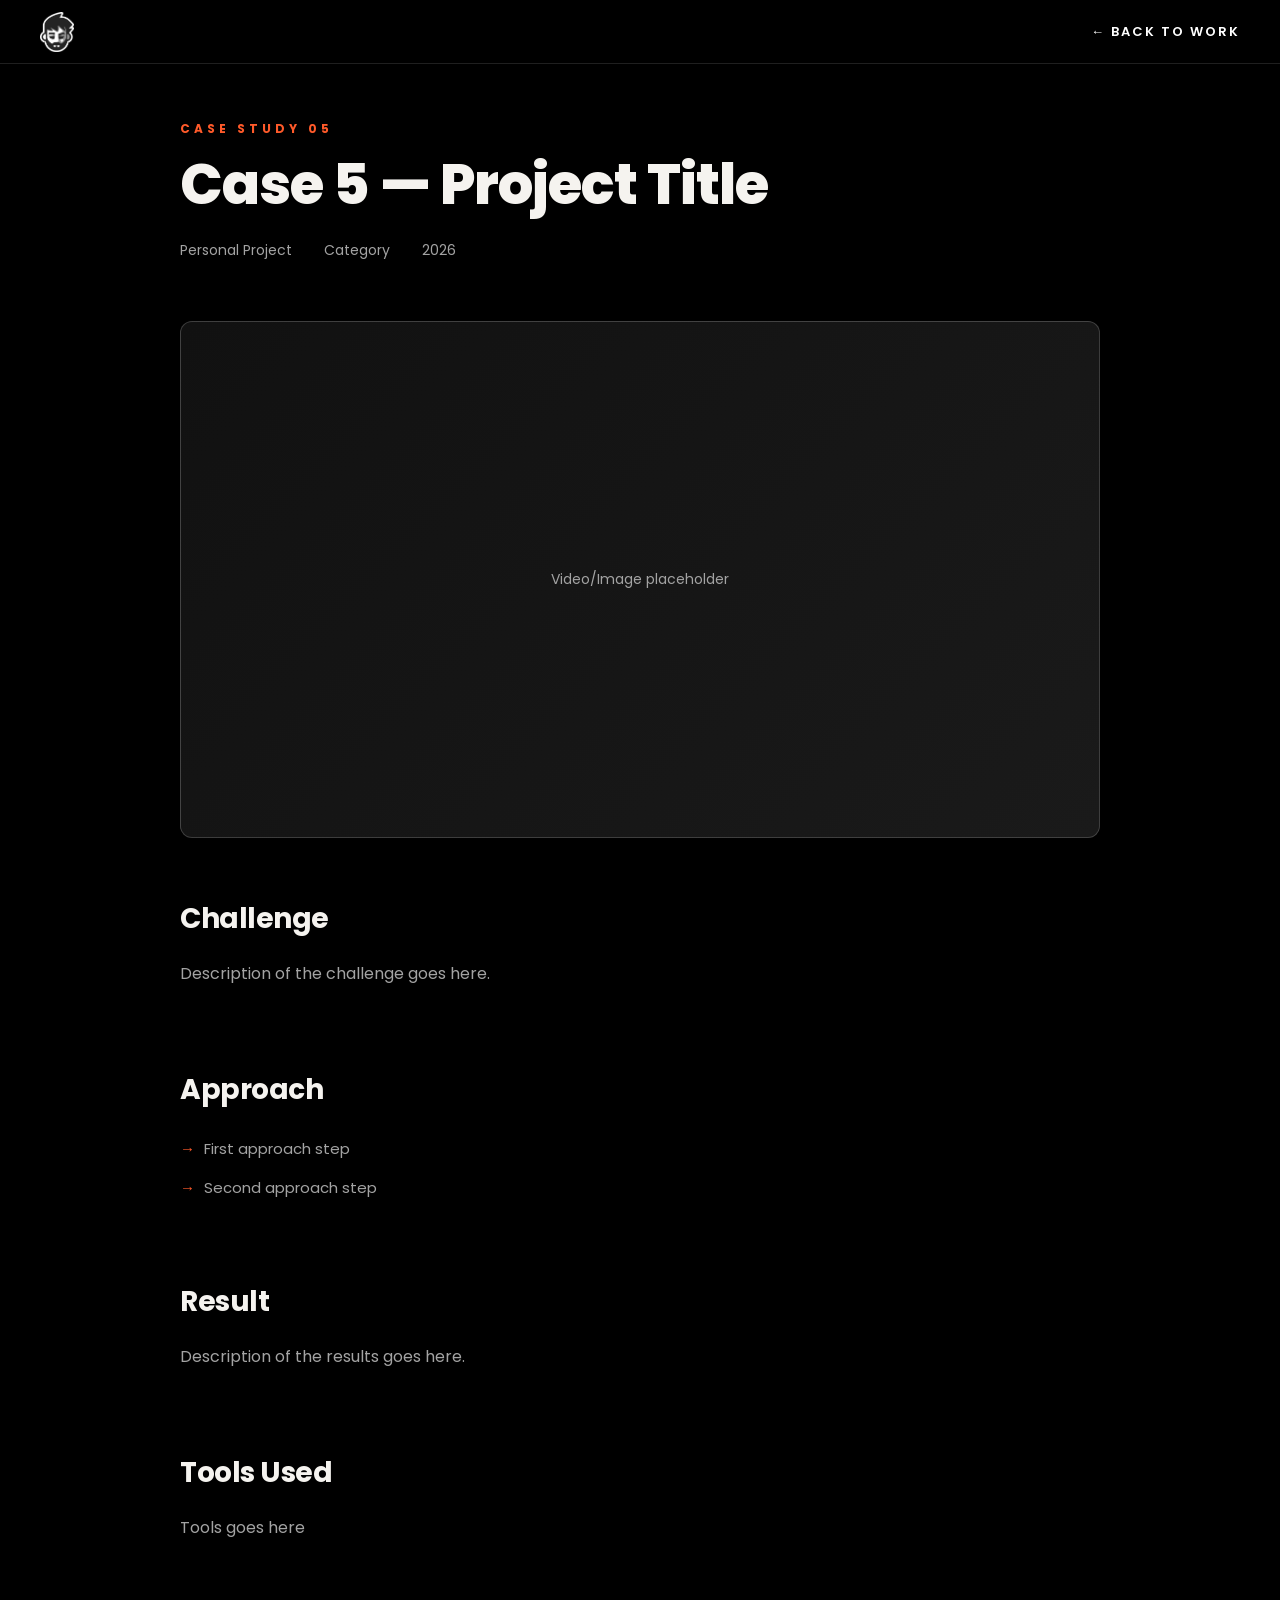
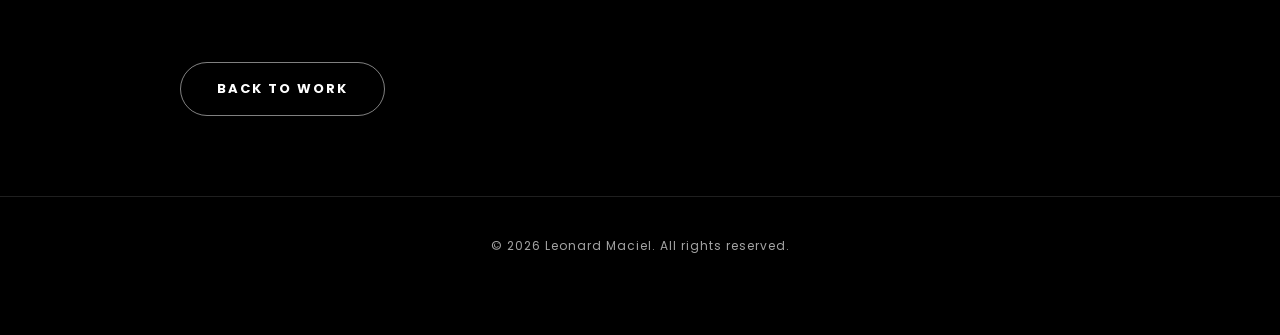
<file: case-5.html>
<!DOCTYPE html>
<html lang="en">
<head>
<meta charset="UTF-8">
<meta name="viewport" content="width=device-width, initial-scale=1.0">
<title>Case Study 05 | Leonard Maciel</title>
<link rel="icon" type="image/png" href="images/logo.png">
<link rel="apple-touch-icon" href="images/logo.png">
<link href="https://fonts.googleapis.com/css2?family=Poppins:wght@400;500;600;700;800&display=swap" rel="preload" as="style">
<link href="https://fonts.googleapis.com/css2?family=Poppins:wght@400;500;600;700;800&display=swap" rel="stylesheet">
<style>
  :root {
    --bg: #000000;
    --ink: #F5F3EF;
    --muted: #A3A3A3;
    --accent: #FF5A2A;
    --card-bg: #111111;
    --white: #FFFFFF;
  }

  * { margin: 0; padding: 0; box-sizing: border-box; }

  html {
    scroll-behavior: smooth;
    font-family: 'Poppins', sans-serif;
  }

  body {
    background: var(--bg);
    color: var(--ink);
    -webkit-font-smoothing: antialiased;
  }

  nav {
    position: fixed;
    top: 0;
    left: 0;
    right: 0;
    height: 64px;
    display: flex;
    align-items: center;
    justify-content: space-between;
    padding: 0 40px;
    z-index: 100;
    background: var(--bg);
    backdrop-filter: blur(16px);
    border-bottom: 1px solid rgba(255,255,255,0.12);
  }

  .nav-logo {
    font-size: 15px;
    font-weight: 700;
    letter-spacing: 1.5px;
    text-transform: uppercase;
    color: var(--white);
    text-decoration: none;
    display: flex;
    align-items: center;
    gap: 8px;
  }

  .nav-logo img {
    height: 40px;
    width: auto;
    border-radius: 4px;
  }

  .nav-back {
    text-decoration: none;
    color: var(--white);
    font-size: 13px;
    font-weight: 600;
    letter-spacing: 2px;
    text-transform: uppercase;
    transition: color 0.3s;
  }

  .nav-back:hover { color: var(--accent); }

  .container {
    max-width: 1000px;
    margin: 0 auto;
    padding: 120px 40px 80px;
  }

  .case-header {
    margin-bottom: 60px;
  }

  .case-label {
    font-size: 12px;
    font-weight: 700;
    letter-spacing: 4px;
    text-transform: uppercase;
    color: var(--accent);
    margin-bottom: 16px;
  }

  h1 {
    font-size: clamp(32px, 5vw, 56px);
    font-weight: 800;
    letter-spacing: -1px;
    line-height: 1.1;
    margin-bottom: 24px;
  }

  .case-meta {
    display: flex;
    gap: 32px;
    font-size: 14px;
    color: var(--muted);
  }

  .case-hero {
    width: 100%;
    aspect-ratio: 16/9;
    background: linear-gradient(135deg, var(--card-bg), #1A1A1A);
    border: 1px solid rgba(255,255,255,0.18);
    backdrop-filter: blur(6px);
    -webkit-backdrop-filter: blur(6px);
    border-radius: 12px;
    display: flex;
    align-items: center;
    justify-content: center;
    margin: 60px 0;
    color: var(--muted);
    font-size: 14px;
  }

  .case-section {
    margin-bottom: 80px;
  }

  .case-section h2 {
    font-size: 28px;
    font-weight: 700;
    letter-spacing: -0.5px;
    margin-bottom: 20px;
    color: var(--ink);
  }

  .case-section p {
    font-size: 16px;
    line-height: 1.8;
    color: var(--muted);
    margin-bottom: 16px;
  }

  .case-list {
    list-style: none;
    margin: 24px 0;
  }

  .case-list li {
    font-size: 15px;
    line-height: 1.8;
    color: var(--muted);
    margin-bottom: 12px;
    padding-left: 24px;
    position: relative;
  }

  .case-list li::before {
    content: '→';
    position: absolute;
    left: 0;
    color: var(--accent);
    font-weight: 700;
  }

  .case-cta {
    display: inline-block;
    margin-top: 40px;
    padding: 16px 36px;
    background: transparent;
    border: 1px solid rgba(255,255,255,0.5);
    color: var(--white);
    text-decoration: none;
    font-size: 13px;
    font-weight: 700;
    letter-spacing: 2px;
    text-transform: uppercase;
    border-radius: 50px;
    transition: background 0.3s;
  }

  .case-cta:hover { background: var(--accent); }

  footer {
    padding: 40px 40px 80px;
    text-align: center;
    border-top: 1px solid rgba(255,255,255,0.12);
  }

  footer p {
    font-size: 12px;
    color: var(--muted);
    letter-spacing: 1px;
  }

  @media (max-width: 768px) {
    nav { padding: 0 20px; }
    .container { padding: 100px 24px 60px; }
    .case-meta { flex-direction: column; gap: 8px; }
  }
</style>
</head>
<body>

<nav>
  <a href="index.html#home" class="nav-logo">
    <img src="images/logo.png" alt="Leonard Tavares logo">
  </a>
  <a href="index.html?from=case-5#work" class="nav-back">← Back to Work</a>
</nav>

<div class="container">
  <div class="case-header">
    <div class="case-label">Case Study 05</div>
    <h1>Case 5 — Project Title</h1>
    <div class="case-meta">
      <span>Personal Project</span>
      <span>Category</span>
      <span>2026</span>
    </div>
  </div>

  <div class="case-hero" style="overflow: hidden; padding: 0;">
    <p>Video/Image placeholder</p>
  </div>

  <div class="case-section">
    <h2>Challenge</h2>
    <p>Description of the challenge goes here.</p>
  </div>

  <div class="case-section">
    <h2>Approach</h2>
    <ul class="case-list">
      <li>First approach step</li>
      <li>Second approach step</li>
    </ul>
  </div>

  <div class="case-section">
    <h2>Result</h2>
    <p>Description of the results goes here.</p>
  </div>

  <div class="case-section">
    <h2>Tools Used</h2>
    <p>Tools goes here</p>
  </div>

  <a href="index.html?from=case-5#work" class="case-cta">Back to Work</a>
</div>

<footer>
  <p>&copy; 2026 Leonard Maciel. All rights reserved.</p>
</footer>

</body>
</html>
</file>
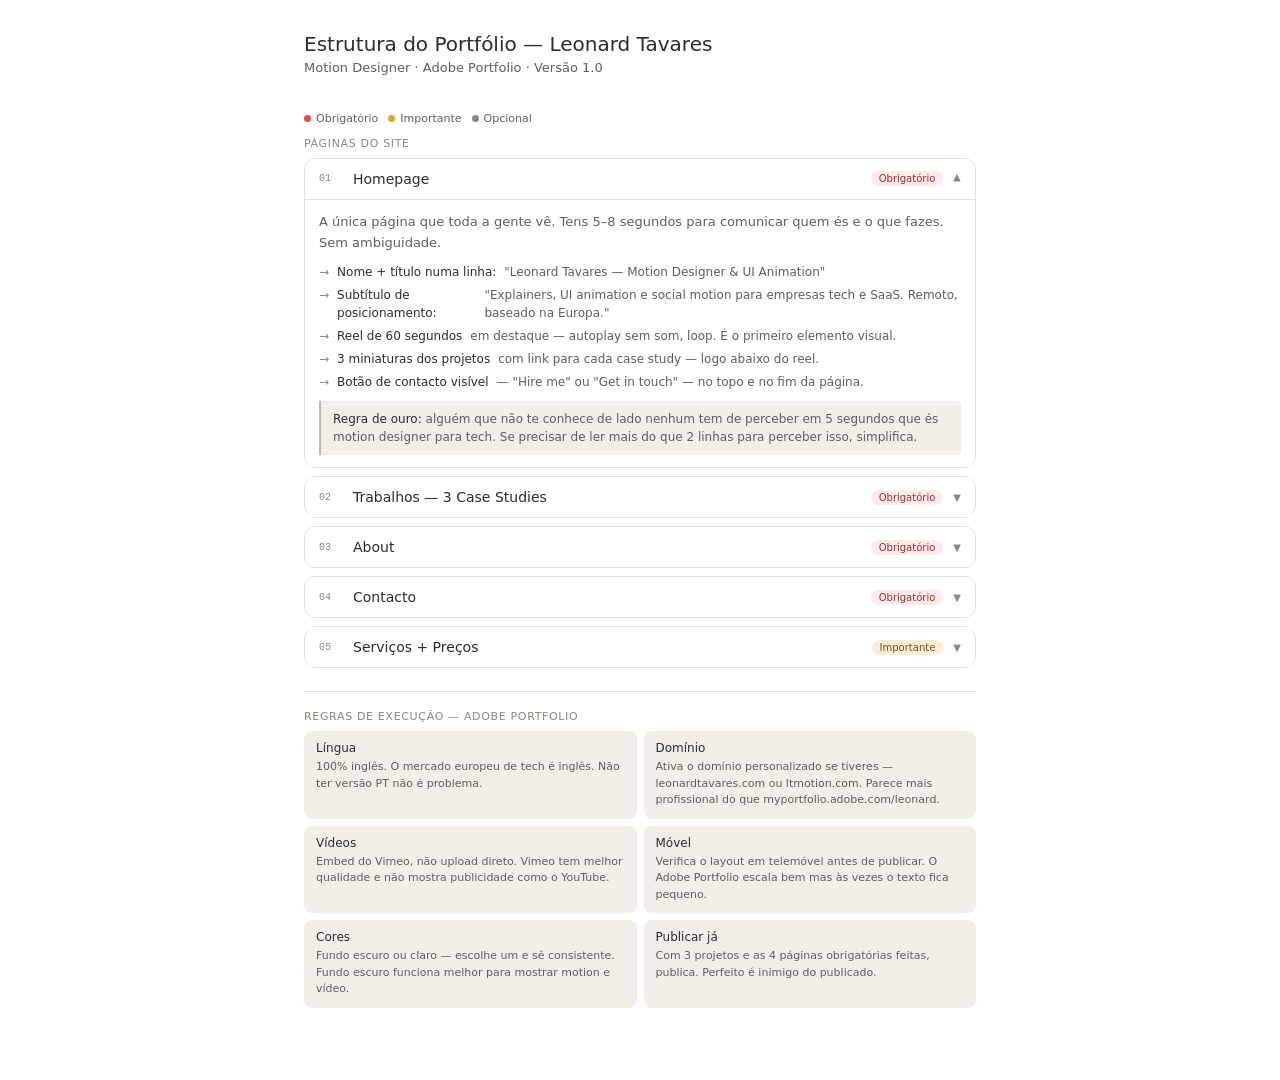
<file: todo.html>
<!DOCTYPE html>
<html lang="en">
<head>
<meta charset="UTF-8">
<meta name="viewport" content="width=device-width, initial-scale=1.0">
<title>Estrutura do Portfólio — Leonard Tavares</title>
<style>
  :root {
    --color-background-primary: #ffffff;
    --color-background-secondary: #f1efe8;
    --color-text-primary: #2c2c2a;
    --color-text-secondary: #5f5e5a;
    --color-text-tertiary: #888780;
    --color-border-tertiary: rgba(0,0,0,0.12);
    --color-border-secondary: rgba(0,0,0,0.22);
    --color-background-danger: #fcebeb;
    --color-text-danger: #a32d2d;
    --color-background-warning: #faeeda;
    --color-text-warning: #854f0b;
    --border-radius-md: 8px;
    --border-radius-lg: 12px;
    --font-sans: system-ui, -apple-system, sans-serif;
    --font-mono: ui-monospace, monospace;
  }
  @media (prefers-color-scheme: dark) {
    :root {
      --color-background-primary: #1e1e1c;
      --color-background-secondary: #2c2c2a;
      --color-text-primary: #e8e6df;
      --color-text-secondary: #a8a69f;
      --color-text-tertiary: #6e6d68;
      --color-border-tertiary: rgba(255,255,255,0.1);
      --color-border-secondary: rgba(255,255,255,0.18);
      --color-background-danger: #501313;
      --color-text-danger: #f09595;
      --color-background-warning: #412402;
      --color-text-warning: #fac775;
    }
  }
  * { box-sizing: border-box; margin: 0; padding: 0; }
  body {
    font-family: var(--font-sans);
    background: var(--color-background-primary);
    color: var(--color-text-primary);
    padding: 2rem 1.5rem 4rem;
    max-width: 720px;
    margin: 0 auto;
  }
  .page-header { margin-bottom: 1.8rem; }
  .page-header h1 { font-size: 20px; font-weight: 500; color: var(--color-text-primary); }
  .page-header p { font-size: 13px; color: var(--color-text-secondary); margin-top: 4px; }

  .wrap { font-family: var(--font-sans); padding: 0.5rem 0; }
  .sec { margin-bottom: 1.4rem; }
  .sec-label { font-size: 11px; font-weight: 500; color: var(--color-text-tertiary); text-transform: uppercase; letter-spacing: .06em; margin-bottom: 8px; }
  .page-card { border: 0.5px solid var(--color-border-tertiary); border-radius: var(--border-radius-lg); overflow: hidden; margin-bottom: 8px; }
  .page-head { display: flex; align-items: center; gap: 10px; padding: 12px 14px; cursor: pointer; background: var(--color-background-primary); user-select: none; }
  .page-head:hover { background: var(--color-background-secondary); }
  .page-num { font-size: 10px; font-weight: 500; font-family: var(--font-mono); color: var(--color-text-tertiary); min-width: 24px; }
  .page-name { font-size: 14px; font-weight: 500; color: var(--color-text-primary); flex: 1; }
  .page-tag { font-size: 10px; padding: 2px 8px; border-radius: 10px; font-weight: 500; }
  .t-must { background: var(--color-background-danger); color: var(--color-text-danger); }
  .t-good { background: var(--color-background-warning); color: var(--color-text-warning); }
  .t-opt { background: var(--color-background-secondary); color: var(--color-text-secondary); }
  .chev { font-size: 10px; color: var(--color-text-tertiary); transition: transform .18s; }
  .chev.open { transform: rotate(180deg); }
  .page-body { display: none; padding: 12px 14px; border-top: 0.5px solid var(--color-border-tertiary); background: var(--color-background-primary); }
  .page-body.open { display: block; }
  .page-desc { font-size: 13px; color: var(--color-text-secondary); line-height: 1.6; margin-bottom: 10px; }
  .items { list-style: none; display: flex; flex-direction: column; gap: 5px; }
  .item { display: flex; gap: 8px; font-size: 12px; color: var(--color-text-secondary); line-height: 1.5; }
  .item::before { content: '→'; color: var(--color-text-tertiary); flex-shrink: 0; }
  .item strong { color: var(--color-text-primary); font-weight: 500; }
  .note { margin-top: 10px; padding: 9px 12px; background: var(--color-background-secondary); border-left: 2px solid var(--color-border-secondary); border-radius: 0 4px 4px 0; font-size: 12px; color: var(--color-text-secondary); line-height: 1.5; }
  .note strong { color: var(--color-text-primary); font-weight: 500; }
  .divider { height: 0.5px; background: var(--color-border-tertiary); margin: 1.2rem 0; }
  .rule-grid { display: grid; grid-template-columns: 1fr 1fr; gap: 7px; }
  .rule { background: var(--color-background-secondary); border-radius: var(--border-radius-md); padding: 10px 12px; }
  .rule-title { font-size: 12px; font-weight: 500; color: var(--color-text-primary); margin-bottom: 4px; }
  .rule-desc { font-size: 11px; color: var(--color-text-secondary); line-height: 1.5; }
  .priority-strip { display: flex; gap: 10px; margin-bottom: 12px; flex-wrap: wrap; }
  .ps-item { display: flex; align-items: center; gap: 5px; font-size: 11px; color: var(--color-text-secondary); }
  .ps-dot { width: 7px; height: 7px; border-radius: 50%; }
</style>
</head>
<body>

<div class="page-header">
  <h1>Estrutura do Portfólio — Leonard Tavares</h1>
  <p>Motion Designer · Adobe Portfolio · Versão 1.0</p>
</div>

<div class="wrap">

<div class="priority-strip">
  <div class="ps-item"><span class="ps-dot" style="background:#E24B4A"></span>Obrigatório</div>
  <div class="ps-item"><span class="ps-dot" style="background:#EF9F27"></span>Importante</div>
  <div class="ps-item"><span class="ps-dot" style="background:#888780"></span>Opcional</div>
</div>

<div class="sec">
  <div class="sec-label">Páginas do site</div>

  <div class="page-card">
    <div class="page-head" onclick="tog('p1','c1')">
      <span class="page-num">01</span>
      <span class="page-name">Homepage</span>
      <span class="page-tag t-must">Obrigatório</span>
      <span class="chev open" id="c1">▼</span>
    </div>
    <div class="page-body open" id="p1">
      <div class="page-desc">A única página que toda a gente vê. Tens 5–8 segundos para comunicar quem és e o que fazes. Sem ambiguidade.</div>
      <ul class="items">
        <li class="item"><strong>Nome + título numa linha:</strong> "Leonard Tavares — Motion Designer & UI Animation"</li>
        <li class="item"><strong>Subtítulo de posicionamento:</strong> "Explainers, UI animation e social motion para empresas tech e SaaS. Remoto, baseado na Europa."</li>
        <li class="item"><strong>Reel de 60 segundos</strong> em destaque — autoplay sem som, loop. É o primeiro elemento visual.</li>
        <li class="item"><strong>3 miniaturas dos projetos</strong> com link para cada case study — logo abaixo do reel.</li>
        <li class="item"><strong>Botão de contacto visível</strong> — "Hire me" ou "Get in touch" — no topo e no fim da página.</li>
      </ul>
      <div class="note"><strong>Regra de ouro:</strong> alguém que não te conhece de lado nenhum tem de perceber em 5 segundos que és motion designer para tech. Se precisar de ler mais do que 2 linhas para perceber isso, simplifica.</div>
    </div>
  </div>

  <div class="page-card">
    <div class="page-head" onclick="tog('p2','c2')">
      <span class="page-num">02</span>
      <span class="page-name">Trabalhos — 3 Case Studies</span>
      <span class="page-tag t-must">Obrigatório</span>
      <span class="chev" id="c2">▼</span>
    </div>
    <div class="page-body" id="p2">
      <div class="page-desc">O coração do portfólio. Cada projeto conta uma história: problema → processo → solução. Não é galeria de imagens — é raciocínio de designer.</div>
      <ul class="items">
        <li class="item"><strong>Título do projeto</strong> + cliente (pode ser fictício ou "personal project") + ano</li>
        <li class="item"><strong>Contexto em 2 linhas:</strong> "O cliente precisava de um explainer para o produto X. O objetivo era..."</li>
        <li class="item"><strong>O trabalho em si:</strong> vídeo embed ou GIF animado em primeiro lugar — não imagens estáticas</li>
        <li class="item"><strong>Processo em 3–4 imagens:</strong> storyboard, frames-chave, variações. Mostra que há pensamento por trás.</li>
        <li class="item"><strong>Resultado em 1 linha:</strong> "Entregue em 5 dias. Cliente usou em campanha de lançamento." — mesmo que simples.</li>
      </ul>
      <div class="note"><strong>Os 3 projetos ideais para o teu nicho:</strong> <strong>1)</strong> Explainer video ou animação de produto (SaaS/tech) — mostra capacidade narrativa. <strong>2)</strong> UI animation ou onboarding animado — liga motion a produto digital. <strong>3)</strong> Social motion — pack de posts animados, formato stories ou reel. Se não tens estes projetos de clientes reais, cria projetos fictícios para marcas conhecidas — é prática aceite e honesta se identificares como "concept project".</div>
    </div>
  </div>

  <div class="page-card">
    <div class="page-head" onclick="tog('p3','c3')">
      <span class="page-num">03</span>
      <span class="page-name">About</span>
      <span class="page-tag t-must">Obrigatório</span>
      <span class="chev" id="c3">▼</span>
    </div>
    <div class="page-body" id="p3">
      <div class="page-desc">Não é currículo. É a resposta à pergunta "com quem vou estar a trabalhar?" Tem de ter personalidade.</div>
      <ul class="items">
        <li class="item"><strong>Foto profissional</strong> — rosto visível, fundo neutro ou contextual. Sem foto = sem rosto = menos confiança.</li>
        <li class="item"><strong>Parágrafo de apresentação em inglês</strong> — quem és, o que fazes, de onde vens, onde estás. 4–5 linhas máximo.</li>
        <li class="item"><strong>O que te diferencia:</strong> "10+ anos de experiência em motion design. Especializado em animar interfaces e produtos digitais para clientes tech na Europa."</li>
        <li class="item"><strong>Stack de ferramentas:</strong> After Effects · Figma · Rive · Adobe Illustrator — lista limpa, sem ícones excessivos.</li>
        <li class="item"><strong>Disponibilidade:</strong> "Available for remote freelance projects · Based in Portugal · EU timezone"</li>
      </ul>
      <div class="note"><strong>Podes mencionar o Japão?</strong> Sim, e é um diferencial de branding. Uma linha como "Currently building towards a creative base in Japan" comunica visão e originalidade sem precisar de explicar o master plan inteiro.</div>
    </div>
  </div>

  <div class="page-card">
    <div class="page-head" onclick="tog('p4','c4')">
      <span class="page-num">04</span>
      <span class="page-name">Contacto</span>
      <span class="page-tag t-must">Obrigatório</span>
      <span class="chev" id="c4">▼</span>
    </div>
    <div class="page-body" id="p4">
      <div class="page-desc">Tem de ser simples ao ponto de não haver desculpa para não contactar.</div>
      <ul class="items">
        <li class="item"><strong>E-mail clicável</strong> — o mais importante. Não esconder atrás de formulário complicado.</li>
        <li class="item"><strong>Link do LinkedIn</strong> — clientes europeus verificam o LinkedIn antes de responder.</li>
        <li class="item"><strong>Link do Behance</strong> — para quem quer ver mais trabalho.</li>
        <li class="item"><strong>Frase de abertura:</strong> "Available for motion design projects — let's talk." Uma linha, sem pitch agressivo.</li>
      </ul>
      <div class="note"><strong>Não precisas de formulário de contacto.</strong> O Adobe Portfolio tem essa opção mas complica mais do que ajuda. E-mail direto converte melhor — menos fricção.</div>
    </div>
  </div>

  <div class="page-card">
    <div class="page-head" onclick="tog('p5','c5')">
      <span class="page-num">05</span>
      <span class="page-name">Serviços + Preços</span>
      <span class="page-tag t-good">Importante</span>
      <span class="chev" id="c5">▼</span>
    </div>
    <div class="page-body" id="p5">
      <div class="page-desc">Não é obrigatório mas elimina muito ruído — clientes sem budget percebem logo, clientes sérios sentem-se mais seguros.</div>
      <ul class="items">
        <li class="item"><strong>Explainer video 60–90s</strong> — "from €800" (não mostrar teto)</li>
        <li class="item"><strong>Social motion pack mensal</strong> — "from €400/month"</li>
        <li class="item"><strong>UI animation / onboarding</strong> — "from €600 per project"</li>
        <li class="item">Nota: "Final price depends on scope and timeline. Let's talk."</li>
      </ul>
      <div class="note"><strong>Podes não ter esta página na versão 1.</strong> Adiciona depois de teres os primeiros 2–3 clientes e saberes o que o mercado aceita sem negociar.</div>
    </div>
  </div>

</div>

<div class="divider"></div>
<div class="sec-label">Regras de execução — Adobe Portfolio</div>
<div class="rule-grid">
  <div class="rule">
    <div class="rule-title">Língua</div>
    <div class="rule-desc">100% inglês. O mercado europeu de tech é inglês. Não ter versão PT não é problema.</div>
  </div>
  <div class="rule">
    <div class="rule-title">Domínio</div>
    <div class="rule-desc">Ativa o domínio personalizado se tiveres — leonardtavares.com ou ltmotion.com. Parece mais profissional do que myportfolio.adobe.com/leonard.</div>
  </div>
  <div class="rule">
    <div class="rule-title">Vídeos</div>
    <div class="rule-desc">Embed do Vimeo, não upload direto. Vimeo tem melhor qualidade e não mostra publicidade como o YouTube.</div>
  </div>
  <div class="rule">
    <div class="rule-title">Móvel</div>
    <div class="rule-desc">Verifica o layout em telemóvel antes de publicar. O Adobe Portfolio escala bem mas às vezes o texto fica pequeno.</div>
  </div>
  <div class="rule">
    <div class="rule-title">Cores</div>
    <div class="rule-desc">Fundo escuro ou claro — escolhe um e sê consistente. Fundo escuro funciona melhor para mostrar motion e vídeo.</div>
  </div>
  <div class="rule">
    <div class="rule-title">Publicar já</div>
    <div class="rule-desc">Com 3 projetos e as 4 páginas obrigatórias feitas, publica. Perfeito é inimigo do publicado.</div>
  </div>
</div>

</div>

<script>
function tog(bodyId, chevId) {
  const b = document.getElementById(bodyId);
  const c = document.getElementById(chevId);
  b.classList.toggle('open');
  c.classList.toggle('open');
}
</script>

</body>
</html>
</file>
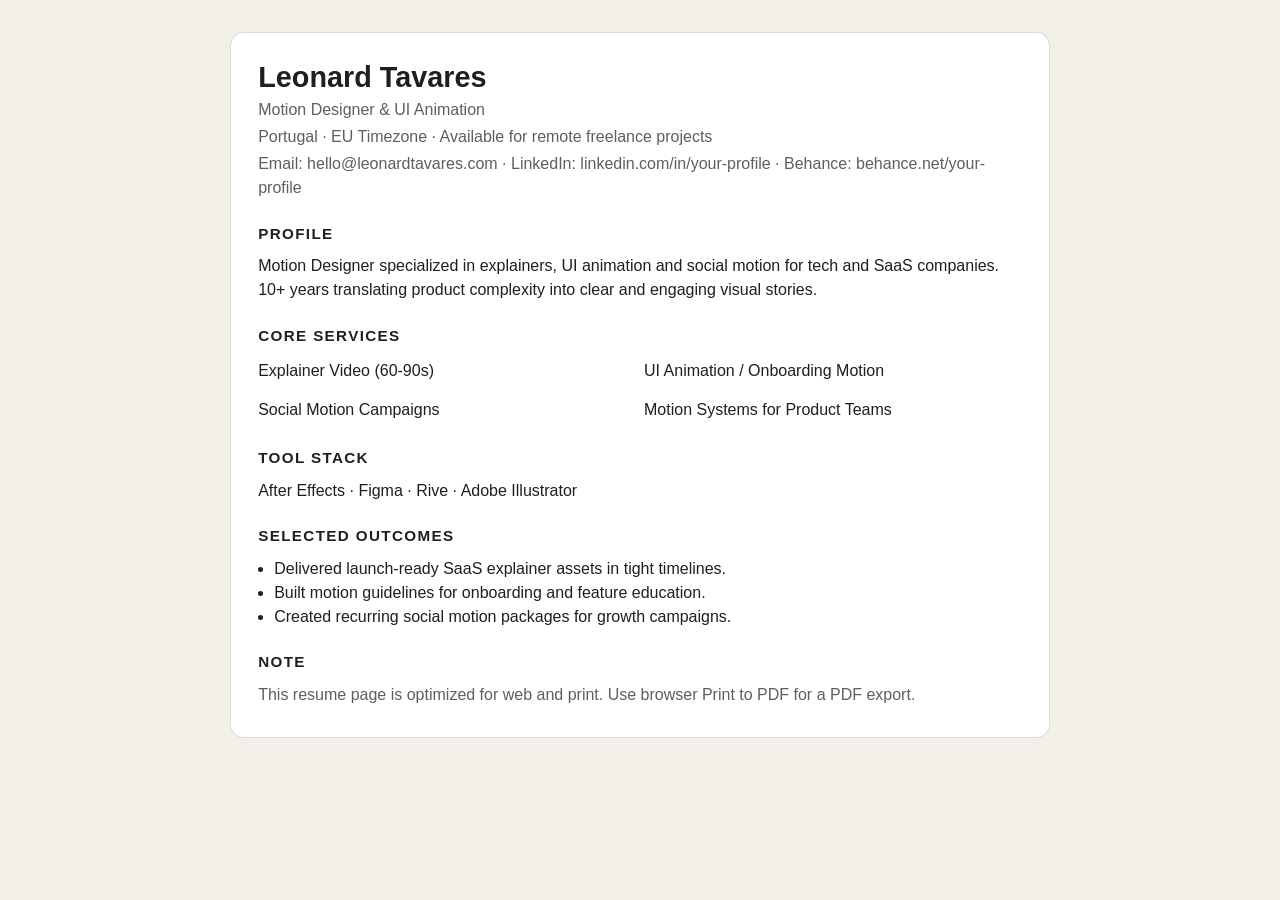
<file: resume/Leonard-Tavares-Resume.html>
<!DOCTYPE html>
<html lang="en">
<head>
  <meta charset="UTF-8">
  <meta name="viewport" content="width=device-width, initial-scale=1.0">
  <title>Leonard Tavares Resume</title>
  <style>
    :root {
      --text: #1f1f1d;
      --muted: #5f5e5a;
      --border: rgba(0, 0, 0, 0.14);
      --bg: #ffffff;
      --bg-soft: #f1efe8;
    }

    * { box-sizing: border-box; }

    body {
      margin: 0;
      background: var(--bg-soft);
      color: var(--text);
      font-family: "Manrope", "Segoe UI", sans-serif;
      line-height: 1.5;
      padding: 2rem 1rem;
    }

    .resume {
      max-width: 820px;
      margin: 0 auto;
      background: var(--bg);
      border: 1px solid var(--border);
      border-radius: 14px;
      padding: 1.7rem;
    }

    h1 {
      margin: 0;
      font-size: 1.8rem;
      line-height: 1.2;
    }

    h2 {
      margin: 1.4rem 0 0.55rem;
      font-size: 0.95rem;
      letter-spacing: 0.09em;
      text-transform: uppercase;
    }

    p { margin: 0.2rem 0; }

    .muted {
      color: var(--muted);
    }

    .grid {
      display: grid;
      grid-template-columns: 1fr;
      gap: 0.5rem;
    }

    ul {
      margin: 0.2rem 0 0;
      padding-left: 1rem;
    }

    @media (min-width: 760px) {
      .grid {
        grid-template-columns: 1fr 1fr;
      }
    }

    @media print {
      body {
        background: #fff;
        padding: 0;
      }

      .resume {
        border: 0;
        border-radius: 0;
        padding: 0;
      }
    }
  </style>
</head>
<body>
  <article class="resume">
    <header>
      <h1>Leonard Tavares</h1>
      <p class="muted">Motion Designer & UI Animation</p>
      <p class="muted">Portugal · EU Timezone · Available for remote freelance projects</p>
      <p class="muted">Email: hello@leonardtavares.com · LinkedIn: linkedin.com/in/your-profile · Behance: behance.net/your-profile</p>
    </header>

    <section>
      <h2>Profile</h2>
      <p>Motion Designer specialized in explainers, UI animation and social motion for tech and SaaS companies. 10+ years translating product complexity into clear and engaging visual stories.</p>
    </section>

    <section>
      <h2>Core Services</h2>
      <div class="grid">
        <p>Explainer Video (60-90s)</p>
        <p>UI Animation / Onboarding Motion</p>
        <p>Social Motion Campaigns</p>
        <p>Motion Systems for Product Teams</p>
      </div>
    </section>

    <section>
      <h2>Tool Stack</h2>
      <p>After Effects · Figma · Rive · Adobe Illustrator</p>
    </section>

    <section>
      <h2>Selected Outcomes</h2>
      <ul>
        <li>Delivered launch-ready SaaS explainer assets in tight timelines.</li>
        <li>Built motion guidelines for onboarding and feature education.</li>
        <li>Created recurring social motion packages for growth campaigns.</li>
      </ul>
    </section>

    <section>
      <h2>Note</h2>
      <p class="muted">This resume page is optimized for web and print. Use browser Print to PDF for a PDF export.</p>
    </section>
  </article>
</body>
</html>
</file>
